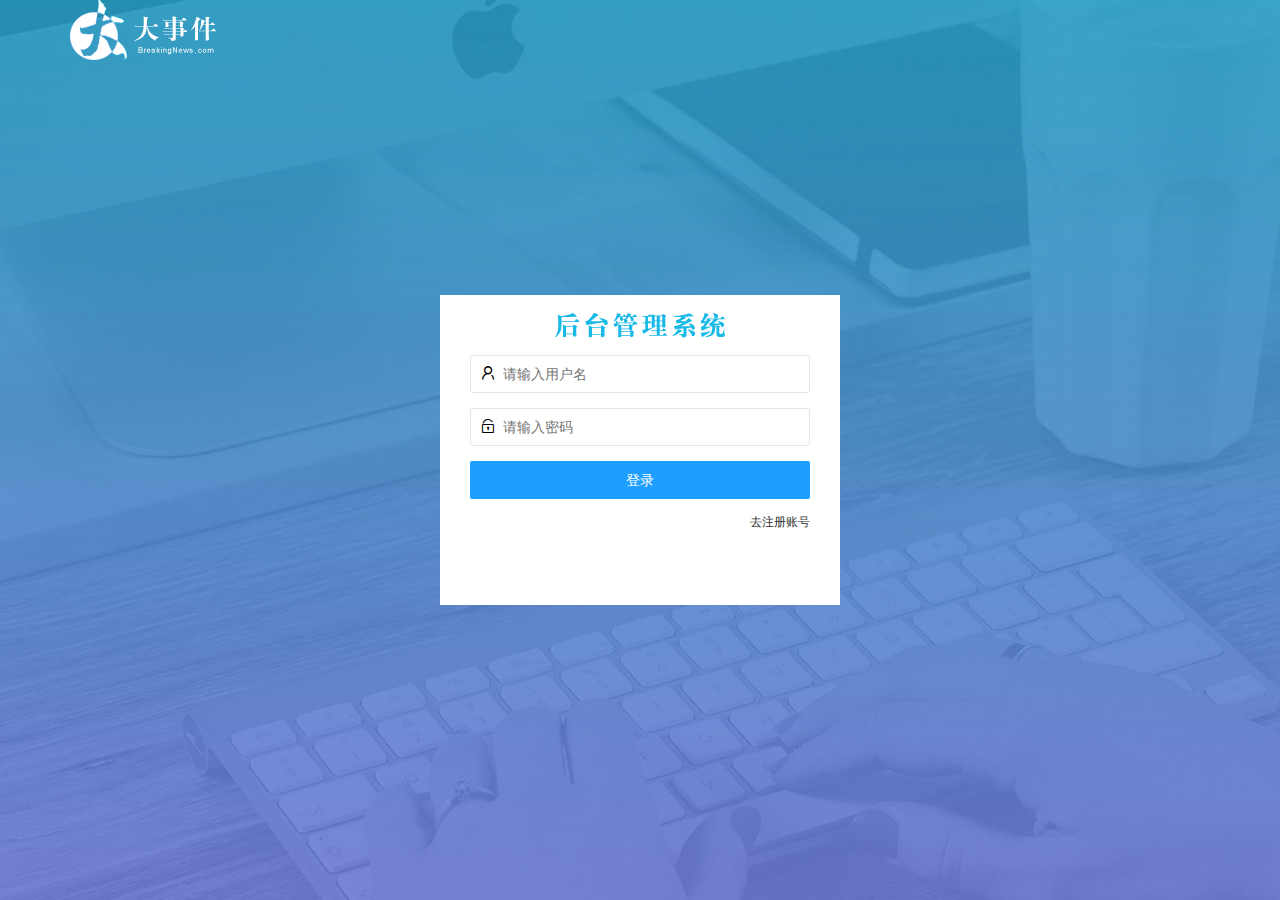
<file: login.html>
<!DOCTYPE html>
<html lang="en">

<head>
    <meta charset="UTF-8" />
    <meta http-equiv="X-UA-Compatible" content="IE=edge" />
    <meta name="viewport" content="width=device-width, initial-scale=1.0" />
    <title>大事件-登录</title>
    <!-- 导入 LayUI 样式 -->
    <link rel="stylesheet" href="/assets/lib/layui/css/layui.css" />
    <!-- 导入自定义样式 -->
    <link rel="stylesheet" href="/assets/css/login.css" />
</head>

<body>
    <!-- 头部 logo 区域 -->
    <div class="layui-main">
        <img src="/assets/images/logo.png" alt="" />
    </div>

    <!-- 登录注册区域 -->
    <div class="loginAndRegBox">
        <!-- 登陆标题 -->
        <div class="title-box"></div>
        <!-- 登陆 -->
        <div class="login-box">
            <form class="layui-form" id="form_login">
                <!-- 用户名 -->
                <div class="layui-form-item">
                    <i class="layui-icon layui-icon-username"></i>

                    <input type="text" name="username" required lay-verify="required" placeholder="请输入用户名"
                        autocomplete="off" class="layui-input" />
                </div>

                <!-- 密码 -->
                <div class="layui-form-item">
                    <i class="layui-icon layui-icon-password"></i>
                    <input type="password" name="password" required lay-verify="required|pwd" placeholder="请输入密码"
                        autocomplete="off" class="layui-input" />
                </div>

                <!-- 登录按钮 -->
                <div class="layui-form-item">
                    <!-- 注意：表单提交按钮和普通按钮的区别，就是 lay-submit 属性 -->
                    <button class="layui-btn layui-btn-normal layui-btn-fluid" lay-submit>
                        登录
                    </button>
                </div>
                <div class="layui-form-item link">
                    <a href="javascript:;" id="link_reg">去注册账号</a>
                </div>
            </form>
        </div>
        <!-- 注册 -->
        <!-- 注册 -->
        <div class="reg-box">
            <form class="layui-form" id="form_reg">
                <!-- 用户名 -->
                <div class="layui-form-item">
                    <i class="layui-icon layui-icon-username"></i>
                    <input type="text" name="username" required lay-verify="required" placeholder="请输入用户名"
                        autocomplete="off" class="layui-input" />
                </div>

                <!-- 密码 -->
                <div class="layui-form-item">
                    <i class="layui-icon layui-icon-password"></i>
                    <input type="password" name="password" required lay-verify="required|pwd|repwd" placeholder="请输入密码"
                        autocomplete="off" class="layui-input" />
                </div>

                <!-- 确认密码 -->
                <div class="layui-form-item">
                    <i class="layui-icon layui-icon-password"></i>
                    <input type="password" name="repassword" required lay-verify="required|pwd|repwd" placeholder="再次确认密码"
                        autocomplete="off" class="layui-input" />
                </div>

                <!-- 注册按钮 -->
                <div class="layui-form-item">
                    <!-- 注意：表单提交按钮和普通按钮的区别，就是 lay-submit 属性 -->
                    <button class="layui-btn layui-btn-normal layui-btn-fluid" lay-submit>
                        注册
                    </button>
                </div>
                <div class="layui-form-item link">
                    <a href="javascript:;" id="link_login">去登录</a>
                </div>
            </form>
        </div>
    </div>
</body>
<script src="/assets/lib/layui/layui.all.js"></script>
<script src="/assets/lib/jquery.js"></script>
<script src="/assets/js/baseAPI.js"></script>
<script src="/assets/js/login.js"></script>

</html>
</file>
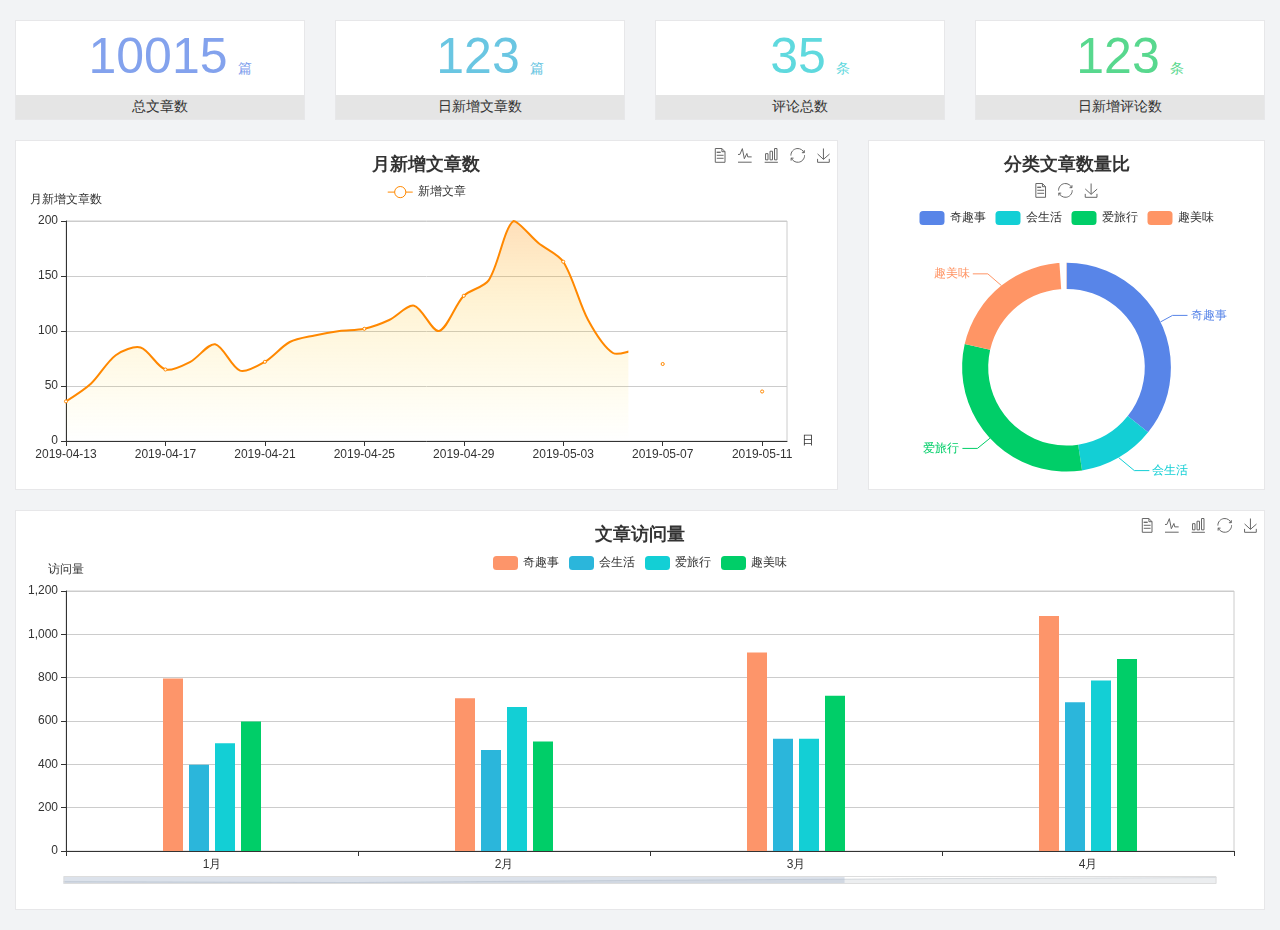
<file: home/dashboard.html>
<!DOCTYPE html>
<html lang="en">

<head>
  <meta charset="UTF-8">
  <meta name="viewport" content="width=device-width, initial-scale=1.0">
  <meta http-equiv="X-UA-Compatible" content="ie=edge">
  <title>图表统计</title>
  <link rel="stylesheet" href="../../assets/lib/bootstrap.css" />
  <link rel="stylesheet" href="../../assets/lib/main.css" />
  <script src="../../assets/lib/jquery.js"></script>
  <script type="text/javascript" src="../../assets/lib/echarts.min.js"></script>
</head>

<body>
  <div class="container-fluid">
    <div class="row spannel_list">
      <div class="col-sm-3 col-xs-6">
        <div class="spannel">
          <em>10015</em><span>篇</span>
          <b>总文章数</b>
        </div>
      </div>
      <div class="col-sm-3 col-xs-6">
        <div class="spannel scolor01">
          <em>123</em><span>篇</span>
          <b>日新增文章数</b>
        </div>
      </div>
      <div class="col-sm-3 col-xs-6">
        <div class="spannel scolor02">
          <em>35</em><span>条</span>
          <b>评论总数</b>
        </div>
      </div>
      <div class="col-sm-3 col-xs-6">
        <div class="spannel scolor03">
          <em>123</em><span>条</span>
          <b>日新增评论数</b>
        </div>
      </div>
    </div>
  </div>

  <div class="container-fluid">
    <div class="row curve-pie">
      <div class="col-lg-8 col-md-8">
        <div class="gragh_pannel" id="curve_show"></div>
      </div>
      <div class="col-lg-4 col-md-4">
        <div class="gragh_pannel" id="pie_show"></div>
      </div>
    </div>
  </div>

  <div class="container-fluid">
    <div class="column_pannel" id="column_show"></div>
  </div>

  <script>
    var oChart = echarts.init(document.getElementById('curve_show'));
    var aList_all = [
      { 'count': 36, 'date': '2019-04-13' },
      { 'count': 52, 'date': '2019-04-14' },
      { 'count': 78, 'date': '2019-04-15' },
      { 'count': 85, 'date': '2019-04-16' },
      { 'count': 65, 'date': '2019-04-17' },
      { 'count': 72, 'date': '2019-04-18' },
      { 'count': 88, 'date': '2019-04-19' },
      { 'count': 64, 'date': '2019-04-20' },
      { 'count': 72, 'date': '2019-04-21' },
      { 'count': 90, 'date': '2019-04-22' },
      { 'count': 96, 'date': '2019-04-23' },
      { 'count': 100, 'date': '2019-04-24' },
      { 'count': 102, 'date': '2019-04-25' },
      { 'count': 110, 'date': '2019-04-26' },
      { 'count': 123, 'date': '2019-04-27' },
      { 'count': 100, 'date': '2019-04-28' },
      { 'count': 132, 'date': '2019-04-29' },
      { 'count': 146, 'date': '2019-04-30' },
      { 'count': 200, 'date': '2019-05-01' },
      { 'count': 180, 'date': '2019-05-02' },
      { 'count': 163, 'date': '2019-05-03' },
      { 'count': 110, 'date': '2019-05-04' },
      { 'count': 80, 'date': '2019-05-05' },
      { 'count': 82, 'date': '2019-05-06' },
      { 'count': 70, 'date': '2019-05-07' },
      { 'count': 65, 'date': '2019-05-08' },
      { 'count': 54, 'date': '2019-05-09' },
      { 'count': 40, 'date': '2019-05-10' },
      { 'count': 45, 'date': '2019-05-11' },
      { 'count': 38, 'date': '2019-05-12' },
    ];

    let aCount = [];
    let aDate = [];

    for (var i = 0; i < aList_all.length; i++) {
      aCount.push(aList_all[i].count);
      aDate.push(aList_all[i].date);
    }

    var chartopt = {
      title: {
        text: '月新增文章数',
        left: 'center',
        top: '10'
      },
      tooltip: {
        trigger: 'axis'
      },
      legend: {
        data: ['新增文章'],
        top: '40'
      },
      toolbox: {
        show: true,
        feature: {
          mark: { show: true },
          dataView: { show: true, readOnly: false },
          magicType: { show: true, type: ['line', 'bar'] },
          restore: { show: true },
          saveAsImage: { show: true }
        }
      },
      calculable: true,
      xAxis: [
        {
          name: '日',
          type: 'category',
          boundaryGap: false,
          data: aDate
        }
      ],
      yAxis: [
        {
          name: '月新增文章数',
          type: 'value'
        }
      ],
      series: [
        {
          name: '新增文章',
          type: 'line',
          smooth: true,
          itemStyle: { normal: { areaStyle: { type: 'default' }, color: '#f80' }, lineStyle: { color: '#f80' } },
          data: aCount
        }],
      areaStyle: {
        normal: {
          color: new echarts.graphic.LinearGradient(0, 0, 0, 1, [{
            offset: 0,
            color: 'rgba(255,136,0,0.39)'
          }, {
            offset: .34,
            color: 'rgba(255,180,0,0.25)'
          }, {
            offset: 1,
            color: 'rgba(255,222,0,0.00)'
          }])

        }
      },
      grid: {
        show: true,
        x: 50,
        x2: 50,
        y: 80,
        height: 220
      }
    };

    oChart.setOption(chartopt);


    var oPie = echarts.init(document.getElementById('pie_show'));
    var oPieopt =
    {
      title: {
        top: 10,
        text: '分类文章数量比',
        x: 'center'
      },
      tooltip: {
        trigger: 'item',
        formatter: "{a} <br/>{b} : {c} ({d}%)"
      },
      color: ['#5885e8', '#13cfd5', '#00ce68', '#ff9565'],
      legend: {
        x: 'center',
        top: 65,
        data: ['奇趣事', '会生活', '爱旅行', '趣美味']
      },
      toolbox: {
        show: true,
        x: 'center',
        top: 35,
        feature: {
          mark: { show: true },
          dataView: { show: true, readOnly: false },
          magicType: {
            show: true,
            type: ['pie', 'funnel'],
            option: {
              funnel: {
                x: '25%',
                width: '50%',
                funnelAlign: 'left',
                max: 1548
              }
            }
          },
          restore: { show: true },
          saveAsImage: { show: true }
        }
      },
      calculable: true,
      series: [
        {
          name: '访问来源',
          type: 'pie',
          radius: ['45%', '60%'],
          center: ['50%', '65%'],
          data: [
            { value: 300, name: '奇趣事' },
            { value: 100, name: '会生活' },
            { value: 260, name: '爱旅行' },
            { value: 180, name: '趣美味' }
          ]
        }
      ]
    };
    oPie.setOption(oPieopt);



    var oColumn = this.echarts.init(document.getElementById('column_show'));
    var oColumnopt =
    {
      title: {
        text: '文章访问量',
        left: 'center',
        top: '10'
      },
      tooltip: {
        trigger: 'axis'
      },
      legend: {
        data: ['奇趣事', '会生活', '爱旅行', '趣美味'],
        top: '40'
      },
      toolbox: {
        show: true,
        feature: {
          mark: { show: true },
          dataView: { show: true, readOnly: false },
          magicType: { show: true, type: ['line', 'bar'] },
          restore: { show: true },
          saveAsImage: { show: true }
        }
      },
      calculable: true,
      xAxis: [
        {
          type: 'category',
          data: ['1月', '2月', '3月', '4月', '5月']
        }
      ],
      yAxis: [
        {
          name: '访问量',
          type: 'value'
        }
      ],
      series: [
        {
          name: '奇趣事',
          type: 'bar',
          barWidth: 20,
          itemStyle: {
            normal: { areaStyle: { type: 'default' }, color: '#fd956a' }
          },
          data: [800, 708, 920, 1090, 1200]
        },
        {
          name: '会生活',
          type: 'bar',
          barWidth: 20,
          itemStyle: {
            normal: { areaStyle: { type: 'default' }, color: '#2bb6db' }
          },
          data: [400, 468, 520, 690, 800]
        },
        {
          name: '爱旅行',
          type: 'bar',
          barWidth: 20,
          itemStyle: {
            normal: { areaStyle: { type: 'default' }, color: '#13cfd5' }
          },
          data: [500, 668, 520, 790, 900]
        },
        {
          name: '趣美味',
          type: 'bar',
          barWidth: 20,
          itemStyle: {
            normal: { areaStyle: { type: 'default' }, color: '#00ce68' }
          },
          data: [600, 508, 720, 890, 1000]
        }
      ],
      grid: {
        show: true,
        x: 50,
        x2: 30,
        y: 80,
        height: 260
      },
      dataZoom: [//给x轴设置滚动条
        {
          start: 0,//默认为0
          end: 100 - 1000 / 31,//默认为100
          type: 'slider',
          show: true,
          xAxisIndex: [0],
          handleSize: 0,//滑动条的 左右2个滑动条的大小
          height: 8,//组件高度
          left: 45, //左边的距离
          right: 50,//右边的距离
          bottom: 26,//右边的距离
          handleColor: '#ddd',//h滑动图标的颜色
          handleStyle: {
            borderColor: "#cacaca",
            borderWidth: "1",
            shadowBlur: 2,
            background: "#ddd",
            shadowColor: "#ddd",
          }
        }]
    };
    oColumn.setOption(oColumnopt);
  </script>
</body>

</html>
</file>
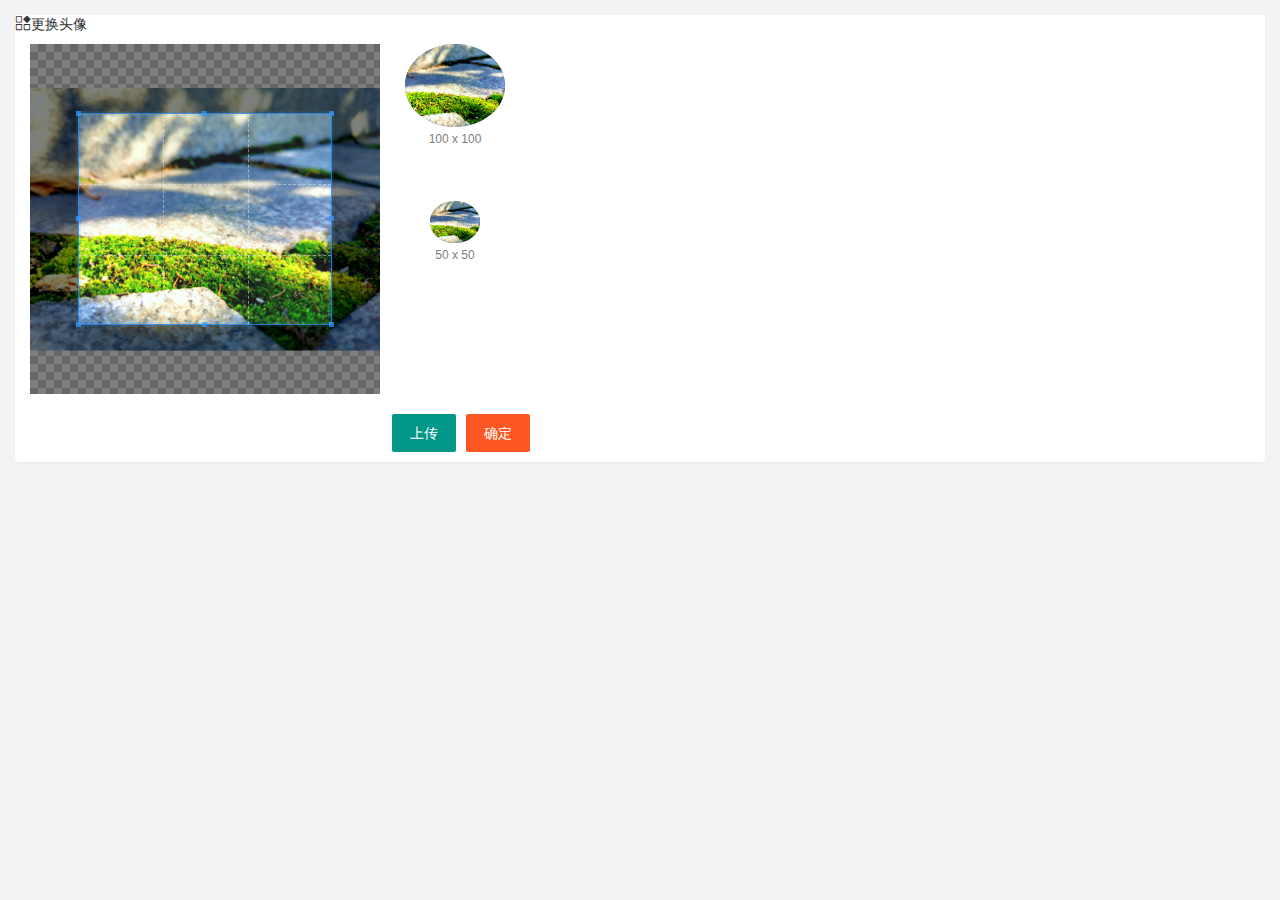
<file: user/user_avatar.html>
<!DOCTYPE html>
<html lang="en">

<head>
    <meta charset="UTF-8" />
    <meta http-equiv="X-UA-Compatible" content="IE=edge" />
    <meta name="viewport" content="width=device-width, initial-scale=1.0" />
    <title>Document</title>
    <link rel="stylesheet" href="/assets/lib/layui/css/layui.css" />
    <link rel="stylesheet" href="/assets/css/user/user_avatar.css" />
    <link rel="stylesheet" href="/assets/lib/cropper/cropper.css" />
</head>

<body>
    <div class="layui-card">
        <a href="/user/user_avatar.html" target="fm"><i class="layui-icon layui-icon-app"></i>更换头像</a>
        <div class="layui-card-body">
            <!-- 第一行的图片裁剪和预览区域 -->
            <div class="row1">
                <!-- 图片裁剪区域 -->
                <div class="cropper-box">
                    <!-- 这个 img 标签很重要，将来会把它初始化为裁剪区域 -->
                    <img id="image" src="/assets/images/01.jpg" />
                </div>
                <!-- 图片的预览区域 -->
                <div class="preview-box">
                    <div>
                        <!-- 宽高为 100px 的预览区域 -->
                        <div class="img-preview w100"></div>
                        <p class="size">100 x 100</p>
                    </div>
                    <div>
                        <!-- 宽高为 50px 的预览区域 -->
                        <div class="img-preview w50"></div>
                        <p class="size">50 x 50</p>
                    </div>
                </div>
            </div>
            <!-- 第二行的按钮区域 -->
            <div class="row2">
                <input type="file" id="file" accept="image/png,image/jpeg" />
                <button type="button" class="layui-btn" id="btnChooseImage">上传</button>
                <button type="button" class="layui-btn layui-btn-danger" id="btnUpload">确定</button>
            </div>
        </div>
    </div>
    <script src="/assets/lib/layui/layui.all.js"></script>
    <script src="/assets/lib/jquery.js"></script>
    <script src="/assets/lib/cropper/Cropper.js"></script>
    <script src="/assets/lib/cropper/jquery-cropper.js"></script>
    <script src="/assets/js/baseAPI.js"></script>
    <script src="/assets/js/user/user_avatar.js"></script>
</body>

</html>
</file>
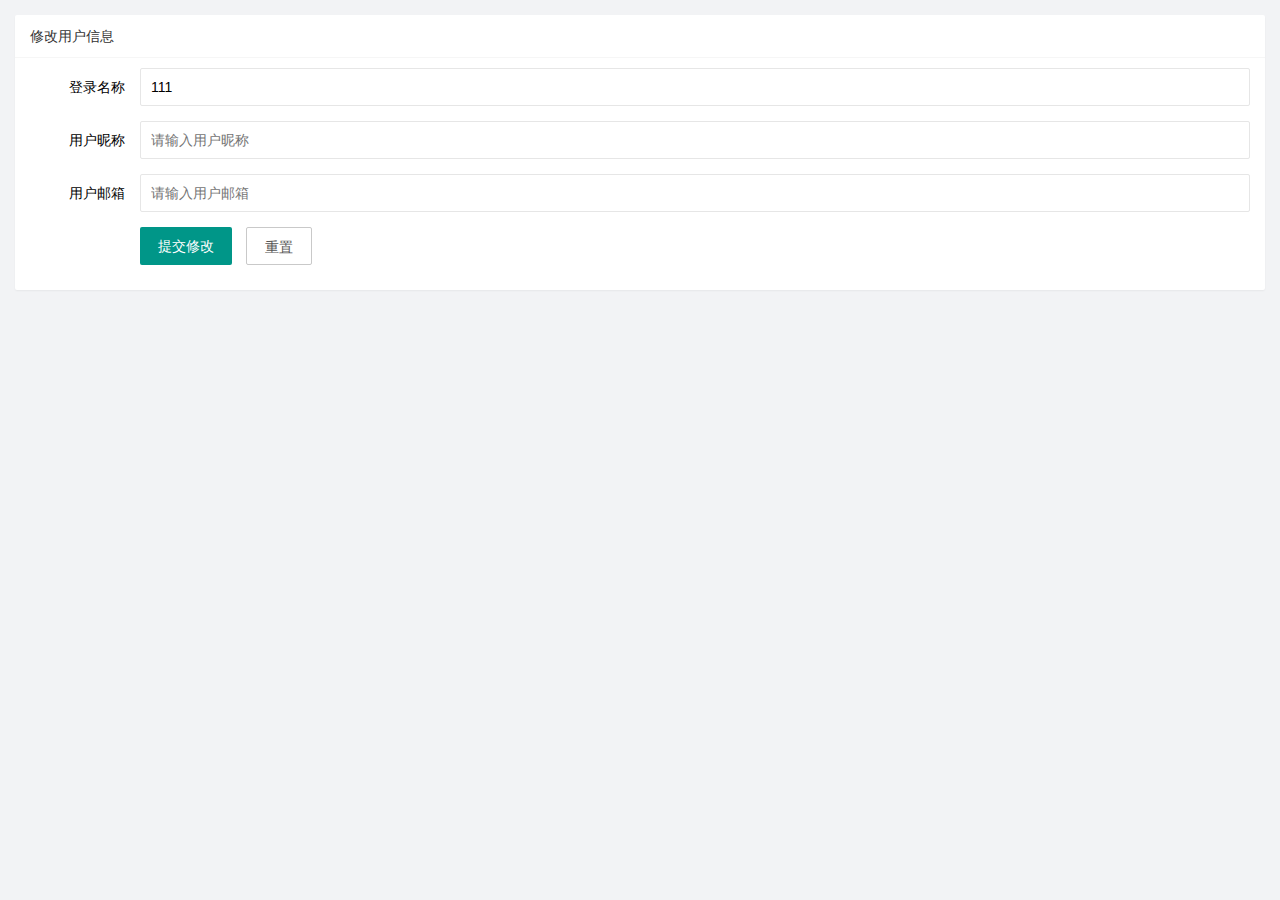
<file: user/user_info.html>
<!DOCTYPE html>
<html lang="en">

<head>
    <meta charset="UTF-8" />
    <meta http-equiv="X-UA-Compatible" content="IE=edge" />
    <meta name="viewport" content="width=device-width, initial-scale=1.0" />
    <title>Document</title>
    <link rel="stylesheet" href="/assets/lib/layui/css/layui.css">
    <link rel="stylesheet" href="/assets/css/user/user_info.css" />
</head>

<body>
    <div class="layui-card">
        <div class="layui-card-header">修改用户信息</div>
        <div class="layui-card-body">
            <!-- form 表单 -->
            <form class="layui-form" action="" lay-filter="formUserInfo">
                <!-- 隐藏域 -->
                <input type="hidden" name="id">
                <!-- 隐藏域 -->
                <div class="layui-form-item">
                    <label class="layui-form-label">登录名称</label>
                    <div class="layui-input-block">
                        <input type="text" name="username" required readonly lay-verify="required" placeholder="请输入登录名称"
                            value="111" autocomplete="off" class="layui-input" />
                    </div>
                </div>
                <div class="layui-form-item">
                    <label class="layui-form-label">用户昵称</label>
                    <div class="layui-input-block">
                        <input type="text" name="nickname" required lay-verify="required|nickname" placeholder="请输入用户昵称"
                            autocomplete="off" class="layui-input" />
                    </div>
                </div>
                <div class="layui-form-item">
                    <label class="layui-form-label">用户邮箱</label>
                    <div class="layui-input-block">
                        <input type="text" name="email" required lay-verify="required|email" placeholder="请输入用户邮箱"
                            autocomplete="off" class="layui-input" />
                    </div>
                </div>
                <div class="layui-form-item">
                    <div class="layui-input-block">
                        <button class="layui-btn" lay-submit lay-filter="formDemo">提交修改</button>
                        <button type="reset" class="layui-btn layui-btn-primary" id="btnReset">重置</button>
                    </div>
                </div>
            </form>
        </div>
    </div>
</body>
<script src="/assets/lib/layui/layui.all.js"></script>
<script src="/assets/lib/jquery.js"></script>
<script src="/assets/js/baseAPI.js"></script>
<script src="/assets/js/user/user_info.js"></script>

</html>
</file>
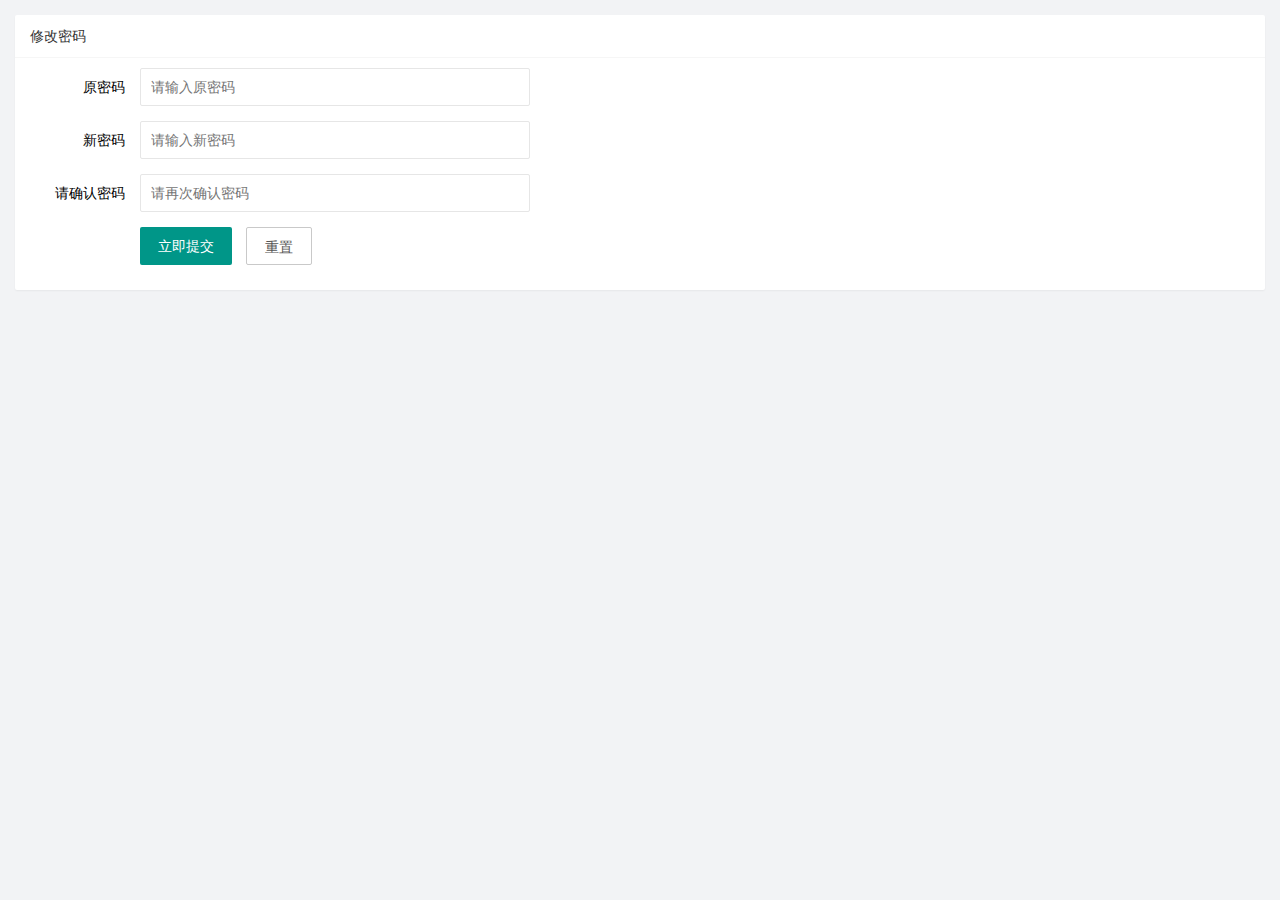
<file: user/user_pwd.html>
<!DOCTYPE html>
<html lang="en">

<head>
    <meta charset="UTF-8" />
    <meta http-equiv="X-UA-Compatible" content="IE=edge" />
    <meta name="viewport" content="width=device-width, initial-scale=1.0" />
    <title>Document</title>
    <link rel="stylesheet" href="/assets/lib/layui/css/layui.css" />
    <link rel="stylesheet" href="/assets/css/user/user_pwd.css" />
</head>

<body>
    <div class="layui-card">
        <div class="layui-card-header">修改密码</div>
        <div class="layui-card-body">
            <form class="layui-form">
                <div class="layui-form-item">
                    <label class="layui-form-label">原密码</label>
                    <div class="layui-input-block">
                        <input type="password" name="oldPwd" required lay-verify="required|pwd" placeholder="请输入原密码"
                            autocomplete="off" class="layui-input" />
                    </div>
                </div>
                <div class="layui-form-item">
                    <label class="layui-form-label">新密码</label>
                    <div class="layui-input-block">
                        <input type="password" name="newPwd" required lay-verify="required|pwd|samePwd"
                            placeholder="请输入新密码" autocomplete="off" class="layui-input" />
                    </div>
                </div>
                <div class="layui-form-item">
                    <label class="layui-form-label">请确认密码</label>
                    <div class="layui-input-block">
                        <input type="password" name="rePwd" required lay-verify="required|pwd|rePwd"
                            placeholder="请再次确认密码" autocomplete="off" class="layui-input" />
                    </div>
                </div>
                <div class="layui-form-item">
                    <div class="layui-input-block">
                        <button class="layui-btn" lay-submit lay-filter="formDemo">
                            立即提交
                        </button>
                        <button type="reset" class="layui-btn layui-btn-primary">
                            重置
                        </button>
                    </div>
                </div>
            </form>
        </div>
    </div>
</body>
<script src="/assets/lib/layui/layui.all.js"></script>
<script src="/assets/lib/jquery.js"></script>
<script src="/assets/js/baseAPI.js"></script>
<script src="/assets/js/user/user_pwd.js"></script>

</html>
</file>
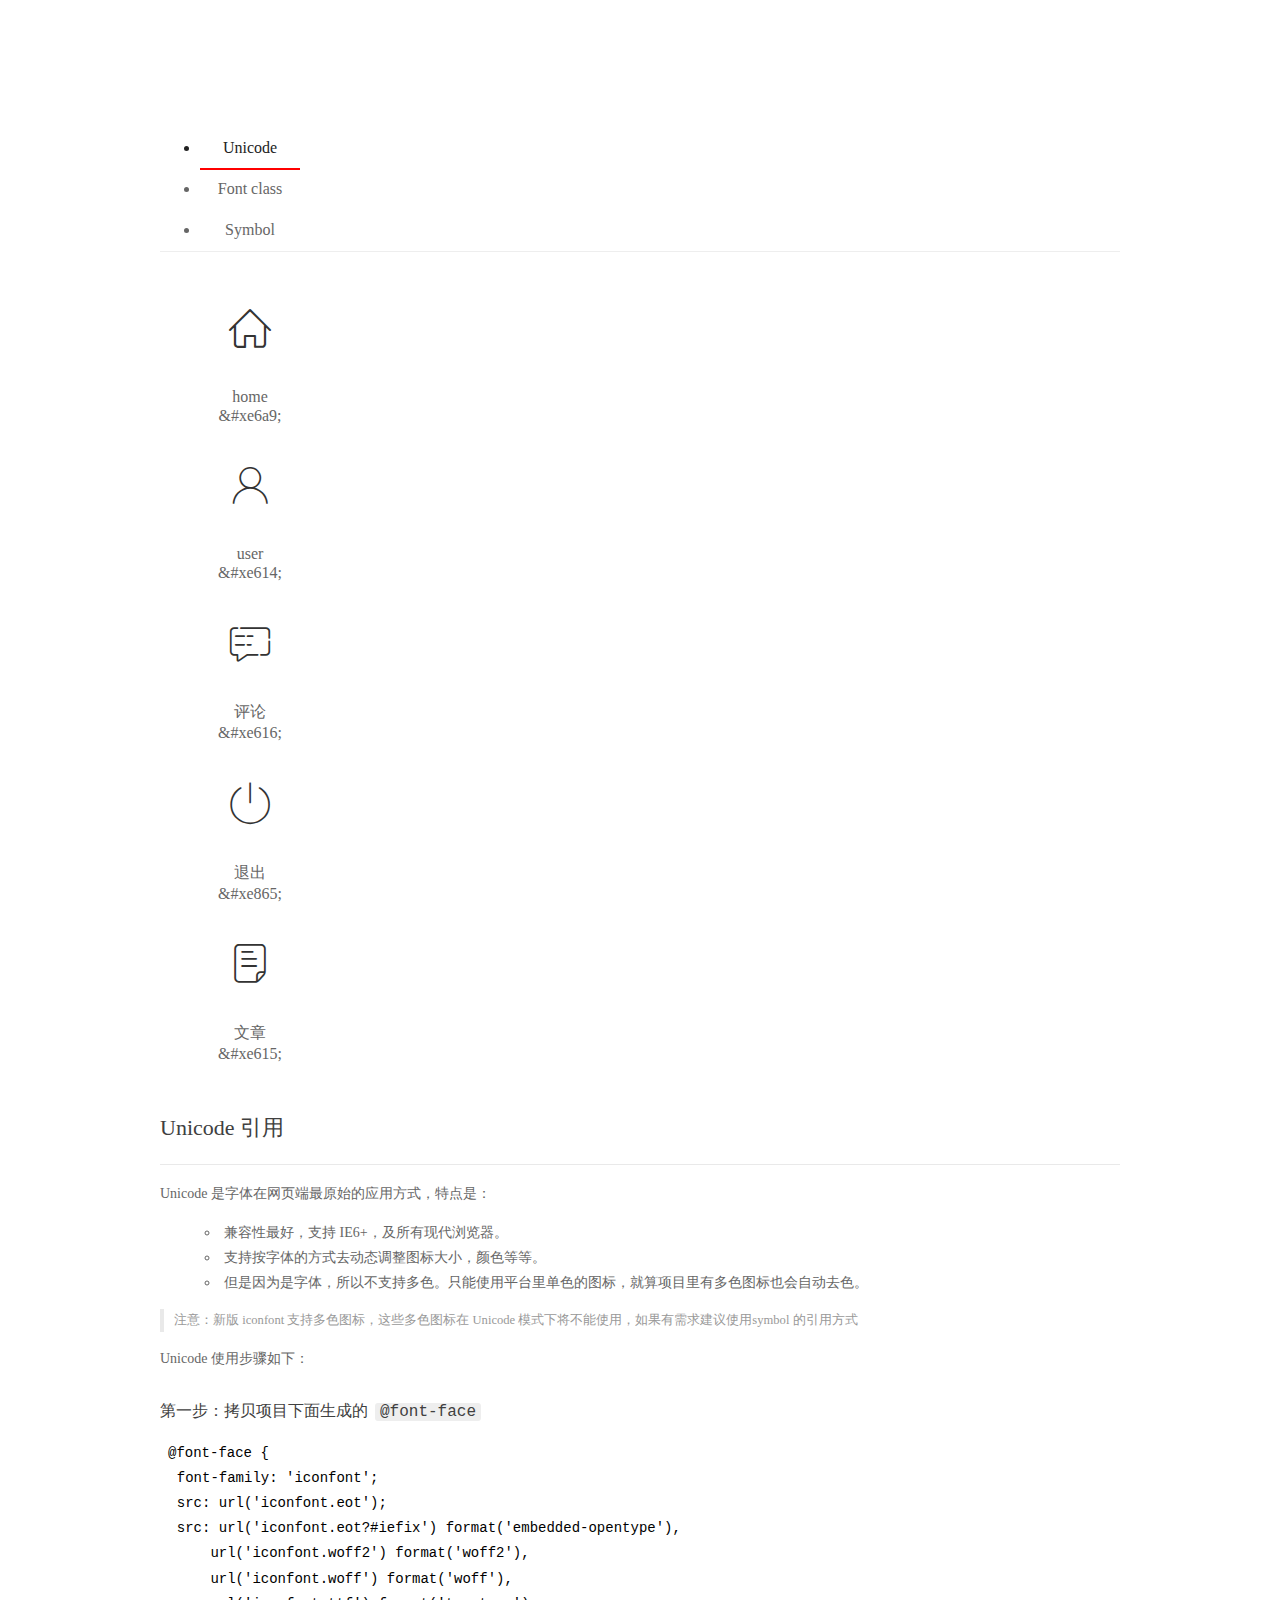
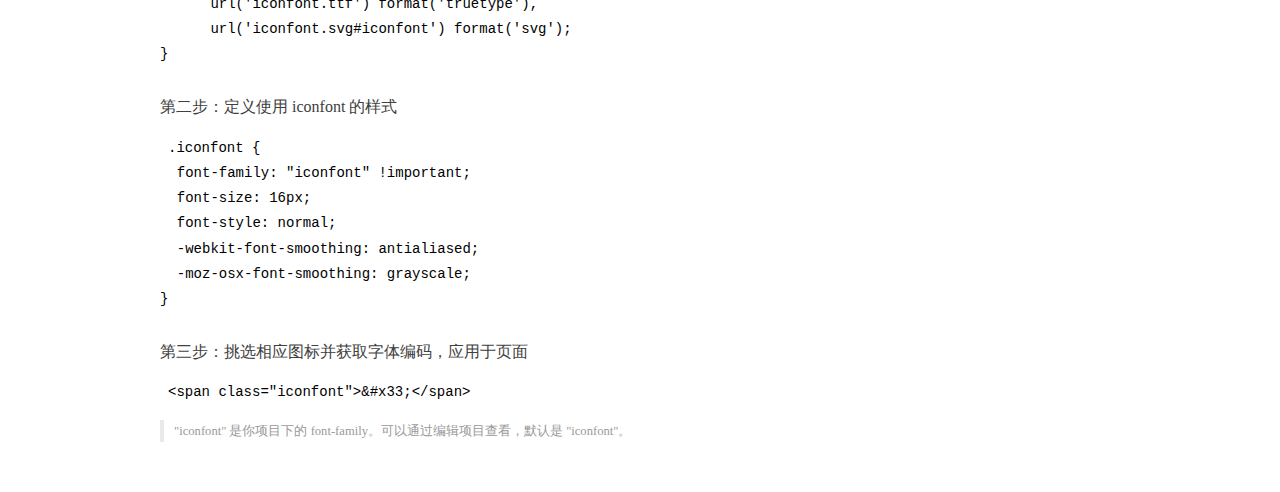
<file: assets/fonts/demo_index.html>
<!DOCTYPE html>
<html>
<head>
  <meta charset="utf-8"/>
  <title>IconFont Demo</title>
  <link rel="shortcut icon" href="https://gtms04.alicdn.com/tps/i4/TB1_oz6GVXXXXaFXpXXJDFnIXXX-64-64.ico" type="image/x-icon"/>
  <link rel="stylesheet" href="https://g.alicdn.com/thx/cube/1.3.2/cube.min.css">
  <link rel="stylesheet" href="demo.css">
  <link rel="stylesheet" href="iconfont.css">
  <script src="iconfont.js"></script>
  <!-- jQuery -->
  <script src="https://a1.alicdn.com/oss/uploads/2018/12/26/7bfddb60-08e8-11e9-9b04-53e73bb6408b.js"></script>
  <!-- 代码高亮 -->
  <script src="https://a1.alicdn.com/oss/uploads/2018/12/26/a3f714d0-08e6-11e9-8a15-ebf944d7534c.js"></script>
</head>
<body>
  <div class="main">
    <h1 class="logo"><a href="https://www.iconfont.cn/" title="iconfont 首页" target="_blank">&#xe86b;</a></h1>
    <div class="nav-tabs">
      <ul id="tabs" class="dib-box">
        <li class="dib active"><span>Unicode</span></li>
        <li class="dib"><span>Font class</span></li>
        <li class="dib"><span>Symbol</span></li>
      </ul>
      
    </div>
    <div class="tab-container">
      <div class="content unicode" style="display: block;">
          <ul class="icon_lists dib-box">
          
            <li class="dib">
              <span class="icon iconfont">&#xe6a9;</span>
                <div class="name">home</div>
                <div class="code-name">&amp;#xe6a9;</div>
              </li>
          
            <li class="dib">
              <span class="icon iconfont">&#xe614;</span>
                <div class="name">user</div>
                <div class="code-name">&amp;#xe614;</div>
              </li>
          
            <li class="dib">
              <span class="icon iconfont">&#xe616;</span>
                <div class="name">评论</div>
                <div class="code-name">&amp;#xe616;</div>
              </li>
          
            <li class="dib">
              <span class="icon iconfont">&#xe865;</span>
                <div class="name">退出</div>
                <div class="code-name">&amp;#xe865;</div>
              </li>
          
            <li class="dib">
              <span class="icon iconfont">&#xe615;</span>
                <div class="name">文章</div>
                <div class="code-name">&amp;#xe615;</div>
              </li>
          
          </ul>
          <div class="article markdown">
          <h2 id="unicode-">Unicode 引用</h2>
          <hr>

          <p>Unicode 是字体在网页端最原始的应用方式，特点是：</p>
          <ul>
            <li>兼容性最好，支持 IE6+，及所有现代浏览器。</li>
            <li>支持按字体的方式去动态调整图标大小，颜色等等。</li>
            <li>但是因为是字体，所以不支持多色。只能使用平台里单色的图标，就算项目里有多色图标也会自动去色。</li>
          </ul>
          <blockquote>
            <p>注意：新版 iconfont 支持多色图标，这些多色图标在 Unicode 模式下将不能使用，如果有需求建议使用symbol 的引用方式</p>
          </blockquote>
          <p>Unicode 使用步骤如下：</p>
          <h3 id="-font-face">第一步：拷贝项目下面生成的 <code>@font-face</code></h3>
<pre><code class="language-css"
>@font-face {
  font-family: 'iconfont';
  src: url('iconfont.eot');
  src: url('iconfont.eot?#iefix') format('embedded-opentype'),
      url('iconfont.woff2') format('woff2'),
      url('iconfont.woff') format('woff'),
      url('iconfont.ttf') format('truetype'),
      url('iconfont.svg#iconfont') format('svg');
}
</code></pre>
          <h3 id="-iconfont-">第二步：定义使用 iconfont 的样式</h3>
<pre><code class="language-css"
>.iconfont {
  font-family: "iconfont" !important;
  font-size: 16px;
  font-style: normal;
  -webkit-font-smoothing: antialiased;
  -moz-osx-font-smoothing: grayscale;
}
</code></pre>
          <h3 id="-">第三步：挑选相应图标并获取字体编码，应用于页面</h3>
<pre>
<code class="language-html"
>&lt;span class="iconfont"&gt;&amp;#x33;&lt;/span&gt;
</code></pre>
          <blockquote>
            <p>"iconfont" 是你项目下的 font-family。可以通过编辑项目查看，默认是 "iconfont"。</p>
          </blockquote>
          </div>
      </div>
      <div class="content font-class">
        <ul class="icon_lists dib-box">
          
          <li class="dib">
            <span class="icon iconfont icon-home"></span>
            <div class="name">
              home
            </div>
            <div class="code-name">.icon-home
            </div>
          </li>
          
          <li class="dib">
            <span class="icon iconfont icon-user"></span>
            <div class="name">
              user
            </div>
            <div class="code-name">.icon-user
            </div>
          </li>
          
          <li class="dib">
            <span class="icon iconfont icon-pinglun"></span>
            <div class="name">
              评论
            </div>
            <div class="code-name">.icon-pinglun
            </div>
          </li>
          
          <li class="dib">
            <span class="icon iconfont icon-tuichu"></span>
            <div class="name">
              退出
            </div>
            <div class="code-name">.icon-tuichu
            </div>
          </li>
          
          <li class="dib">
            <span class="icon iconfont icon-16"></span>
            <div class="name">
              文章
            </div>
            <div class="code-name">.icon-16
            </div>
          </li>
          
        </ul>
        <div class="article markdown">
        <h2 id="font-class-">font-class 引用</h2>
        <hr>

        <p>font-class 是 Unicode 使用方式的一种变种，主要是解决 Unicode 书写不直观，语意不明确的问题。</p>
        <p>与 Unicode 使用方式相比，具有如下特点：</p>
        <ul>
          <li>兼容性良好，支持 IE8+，及所有现代浏览器。</li>
          <li>相比于 Unicode 语意明确，书写更直观。可以很容易分辨这个 icon 是什么。</li>
          <li>因为使用 class 来定义图标，所以当要替换图标时，只需要修改 class 里面的 Unicode 引用。</li>
          <li>不过因为本质上还是使用的字体，所以多色图标还是不支持的。</li>
        </ul>
        <p>使用步骤如下：</p>
        <h3 id="-fontclass-">第一步：引入项目下面生成的 fontclass 代码：</h3>
<pre><code class="language-html">&lt;link rel="stylesheet" href="./iconfont.css"&gt;
</code></pre>
        <h3 id="-">第二步：挑选相应图标并获取类名，应用于页面：</h3>
<pre><code class="language-html">&lt;span class="iconfont icon-xxx"&gt;&lt;/span&gt;
</code></pre>
        <blockquote>
          <p>"
            iconfont" 是你项目下的 font-family。可以通过编辑项目查看，默认是 "iconfont"。</p>
        </blockquote>
      </div>
      </div>
      <div class="content symbol">
          <ul class="icon_lists dib-box">
          
            <li class="dib">
                <svg class="icon svg-icon" aria-hidden="true">
                  <use xlink:href="#icon-home"></use>
                </svg>
                <div class="name">home</div>
                <div class="code-name">#icon-home</div>
            </li>
          
            <li class="dib">
                <svg class="icon svg-icon" aria-hidden="true">
                  <use xlink:href="#icon-user"></use>
                </svg>
                <div class="name">user</div>
                <div class="code-name">#icon-user</div>
            </li>
          
            <li class="dib">
                <svg class="icon svg-icon" aria-hidden="true">
                  <use xlink:href="#icon-pinglun"></use>
                </svg>
                <div class="name">评论</div>
                <div class="code-name">#icon-pinglun</div>
            </li>
          
            <li class="dib">
                <svg class="icon svg-icon" aria-hidden="true">
                  <use xlink:href="#icon-tuichu"></use>
                </svg>
                <div class="name">退出</div>
                <div class="code-name">#icon-tuichu</div>
            </li>
          
            <li class="dib">
                <svg class="icon svg-icon" aria-hidden="true">
                  <use xlink:href="#icon-16"></use>
                </svg>
                <div class="name">文章</div>
                <div class="code-name">#icon-16</div>
            </li>
          
          </ul>
          <div class="article markdown">
          <h2 id="symbol-">Symbol 引用</h2>
          <hr>

          <p>这是一种全新的使用方式，应该说这才是未来的主流，也是平台目前推荐的用法。相关介绍可以参考这篇<a href="">文章</a>
            这种用法其实是做了一个 SVG 的集合，与另外两种相比具有如下特点：</p>
          <ul>
            <li>支持多色图标了，不再受单色限制。</li>
            <li>通过一些技巧，支持像字体那样，通过 <code>font-size</code>, <code>color</code> 来调整样式。</li>
            <li>兼容性较差，支持 IE9+，及现代浏览器。</li>
            <li>浏览器渲染 SVG 的性能一般，还不如 png。</li>
          </ul>
          <p>使用步骤如下：</p>
          <h3 id="-symbol-">第一步：引入项目下面生成的 symbol 代码：</h3>
<pre><code class="language-html">&lt;script src="./iconfont.js"&gt;&lt;/script&gt;
</code></pre>
          <h3 id="-css-">第二步：加入通用 CSS 代码（引入一次就行）：</h3>
<pre><code class="language-html">&lt;style&gt;
.icon {
  width: 1em;
  height: 1em;
  vertical-align: -0.15em;
  fill: currentColor;
  overflow: hidden;
}
&lt;/style&gt;
</code></pre>
          <h3 id="-">第三步：挑选相应图标并获取类名，应用于页面：</h3>
<pre><code class="language-html">&lt;svg class="icon" aria-hidden="true"&gt;
  &lt;use xlink:href="#icon-xxx"&gt;&lt;/use&gt;
&lt;/svg&gt;
</code></pre>
          </div>
      </div>

    </div>
  </div>
  <script>
  $(document).ready(function () {
      $('.tab-container .content:first').show()

      $('#tabs li').click(function (e) {
        var tabContent = $('.tab-container .content')
        var index = $(this).index()

        if ($(this).hasClass('active')) {
          return
        } else {
          $('#tabs li').removeClass('active')
          $(this).addClass('active')

          tabContent.hide().eq(index).fadeIn()
        }
      })
    })
  </script>
</body>
</html>
</file>
<file: assets/lib/layui/css/layui.css>
/** layui-v2.5.5 MIT License By https://www.layui.com */
 .layui-inline,img{display:inline-block;vertical-align:middle}h1,h2,h3,h4,h5,h6{font-weight:400}.layui-edge,.layui-header,.layui-inline,.layui-main{position:relative}.layui-body,.layui-edge,.layui-elip{overflow:hidden}.layui-btn,.layui-edge,.layui-inline,img{vertical-align:middle}.layui-btn,.layui-disabled,.layui-icon,.layui-unselect{-moz-user-select:none;-webkit-user-select:none;-ms-user-select:none}.layui-elip,.layui-form-checkbox span,.layui-form-pane .layui-form-label{text-overflow:ellipsis;white-space:nowrap}.layui-breadcrumb,.layui-tree-btnGroup{visibility:hidden}blockquote,body,button,dd,div,dl,dt,form,h1,h2,h3,h4,h5,h6,input,li,ol,p,pre,td,textarea,th,ul{margin:0;padding:0;-webkit-tap-highlight-color:rgba(0,0,0,0)}a:active,a:hover{outline:0}img{border:none}li{list-style:none}table{border-collapse:collapse;border-spacing:0}h4,h5,h6{font-size:100%}button,input,optgroup,option,select,textarea{font-family:inherit;font-size:inherit;font-style:inherit;font-weight:inherit;outline:0}pre{white-space:pre-wrap;white-space:-moz-pre-wrap;white-space:-pre-wrap;white-space:-o-pre-wrap;word-wrap:break-word}body{line-height:24px;font:14px Helvetica Neue,Helvetica,PingFang SC,Tahoma,Arial,sans-serif}hr{height:1px;margin:10px 0;border:0;clear:both}a{color:#333;text-decoration:none}a:hover{color:#777}a cite{font-style:normal;*cursor:pointer}.layui-border-box,.layui-border-box *{box-sizing:border-box}.layui-box,.layui-box *{box-sizing:content-box}.layui-clear{clear:both;*zoom:1}.layui-clear:after{content:'\20';clear:both;*zoom:1;display:block;height:0}.layui-inline{*display:inline;*zoom:1}.layui-edge{display:inline-block;width:0;height:0;border-width:6px;border-style:dashed;border-color:transparent}.layui-edge-top{top:-4px;border-bottom-color:#999;border-bottom-style:solid}.layui-edge-right{border-left-color:#999;border-left-style:solid}.layui-edge-bottom{top:2px;border-top-color:#999;border-top-style:solid}.layui-edge-left{border-right-color:#999;border-right-style:solid}.layui-disabled,.layui-disabled:hover{color:#d2d2d2!important;cursor:not-allowed!important}.layui-circle{border-radius:100%}.layui-show{display:block!important}.layui-hide{display:none!important}@font-face{font-family:layui-icon;src:url(../font/iconfont.eot?v=250);src:url(../font/iconfont.eot?v=250#iefix) format('embedded-opentype'),url(../font/iconfont.woff2?v=250) format('woff2'),url(../font/iconfont.woff?v=250) format('woff'),url(../font/iconfont.ttf?v=250) format('truetype'),url(../font/iconfont.svg?v=250#layui-icon) format('svg')}.layui-icon{font-family:layui-icon!important;font-size:16px;font-style:normal;-webkit-font-smoothing:antialiased;-moz-osx-font-smoothing:grayscale}.layui-icon-reply-fill:before{content:"\e611"}.layui-icon-set-fill:before{content:"\e614"}.layui-icon-menu-fill:before{content:"\e60f"}.layui-icon-search:before{content:"\e615"}.layui-icon-share:before{content:"\e641"}.layui-icon-set-sm:before{content:"\e620"}.layui-icon-engine:before{content:"\e628"}.layui-icon-close:before{content:"\1006"}.layui-icon-close-fill:before{content:"\1007"}.layui-icon-chart-screen:before{content:"\e629"}.layui-icon-star:before{content:"\e600"}.layui-icon-circle-dot:before{content:"\e617"}.layui-icon-chat:before{content:"\e606"}.layui-icon-release:before{content:"\e609"}.layui-icon-list:before{content:"\e60a"}.layui-icon-chart:before{content:"\e62c"}.layui-icon-ok-circle:before{content:"\1005"}.layui-icon-layim-theme:before{content:"\e61b"}.layui-icon-table:before{content:"\e62d"}.layui-icon-right:before{content:"\e602"}.layui-icon-left:before{content:"\e603"}.layui-icon-cart-simple:before{content:"\e698"}.layui-icon-face-cry:before{content:"\e69c"}.layui-icon-face-smile:before{content:"\e6af"}.layui-icon-survey:before{content:"\e6b2"}.layui-icon-tree:before{content:"\e62e"}.layui-icon-upload-circle:before{content:"\e62f"}.layui-icon-add-circle:before{content:"\e61f"}.layui-icon-download-circle:before{content:"\e601"}.layui-icon-templeate-1:before{content:"\e630"}.layui-icon-util:before{content:"\e631"}.layui-icon-face-surprised:before{content:"\e664"}.layui-icon-edit:before{content:"\e642"}.layui-icon-speaker:before{content:"\e645"}.layui-icon-down:before{content:"\e61a"}.layui-icon-file:before{content:"\e621"}.layui-icon-layouts:before{content:"\e632"}.layui-icon-rate-half:before{content:"\e6c9"}.layui-icon-add-circle-fine:before{content:"\e608"}.layui-icon-prev-circle:before{content:"\e633"}.layui-icon-read:before{content:"\e705"}.layui-icon-404:before{content:"\e61c"}.layui-icon-carousel:before{content:"\e634"}.layui-icon-help:before{content:"\e607"}.layui-icon-code-circle:before{content:"\e635"}.layui-icon-water:before{content:"\e636"}.layui-icon-username:before{content:"\e66f"}.layui-icon-find-fill:before{content:"\e670"}.layui-icon-about:before{content:"\e60b"}.layui-icon-location:before{content:"\e715"}.layui-icon-up:before{content:"\e619"}.layui-icon-pause:before{content:"\e651"}.layui-icon-date:before{content:"\e637"}.layui-icon-layim-uploadfile:before{content:"\e61d"}.layui-icon-delete:before{content:"\e640"}.layui-icon-play:before{content:"\e652"}.layui-icon-top:before{content:"\e604"}.layui-icon-friends:before{content:"\e612"}.layui-icon-refresh-3:before{content:"\e9aa"}.layui-icon-ok:before{content:"\e605"}.layui-icon-layer:before{content:"\e638"}.layui-icon-face-smile-fine:before{content:"\e60c"}.layui-icon-dollar:before{content:"\e659"}.layui-icon-group:before{content:"\e613"}.layui-icon-layim-download:before{content:"\e61e"}.layui-icon-picture-fine:before{content:"\e60d"}.layui-icon-link:before{content:"\e64c"}.layui-icon-diamond:before{content:"\e735"}.layui-icon-log:before{content:"\e60e"}.layui-icon-rate-solid:before{content:"\e67a"}.layui-icon-fonts-del:before{content:"\e64f"}.layui-icon-unlink:before{content:"\e64d"}.layui-icon-fonts-clear:before{content:"\e639"}.layui-icon-triangle-r:before{content:"\e623"}.layui-icon-circle:before{content:"\e63f"}.layui-icon-radio:before{content:"\e643"}.layui-icon-align-center:before{content:"\e647"}.layui-icon-align-right:before{content:"\e648"}.layui-icon-align-left:before{content:"\e649"}.layui-icon-loading-1:before{content:"\e63e"}.layui-icon-return:before{content:"\e65c"}.layui-icon-fonts-strong:before{content:"\e62b"}.layui-icon-upload:before{content:"\e67c"}.layui-icon-dialogue:before{content:"\e63a"}.layui-icon-video:before{content:"\e6ed"}.layui-icon-headset:before{content:"\e6fc"}.layui-icon-cellphone-fine:before{content:"\e63b"}.layui-icon-add-1:before{content:"\e654"}.layui-icon-face-smile-b:before{content:"\e650"}.layui-icon-fonts-html:before{content:"\e64b"}.layui-icon-form:before{content:"\e63c"}.layui-icon-cart:before{content:"\e657"}.layui-icon-camera-fill:before{content:"\e65d"}.layui-icon-tabs:before{content:"\e62a"}.layui-icon-fonts-code:before{content:"\e64e"}.layui-icon-fire:before{content:"\e756"}.layui-icon-set:before{content:"\e716"}.layui-icon-fonts-u:before{content:"\e646"}.layui-icon-triangle-d:before{content:"\e625"}.layui-icon-tips:before{content:"\e702"}.layui-icon-picture:before{content:"\e64a"}.layui-icon-more-vertical:before{content:"\e671"}.layui-icon-flag:before{content:"\e66c"}.layui-icon-loading:before{content:"\e63d"}.layui-icon-fonts-i:before{content:"\e644"}.layui-icon-refresh-1:before{content:"\e666"}.layui-icon-rmb:before{content:"\e65e"}.layui-icon-home:before{content:"\e68e"}.layui-icon-user:before{content:"\e770"}.layui-icon-notice:before{content:"\e667"}.layui-icon-login-weibo:before{content:"\e675"}.layui-icon-voice:before{content:"\e688"}.layui-icon-upload-drag:before{content:"\e681"}.layui-icon-login-qq:before{content:"\e676"}.layui-icon-snowflake:before{content:"\e6b1"}.layui-icon-file-b:before{content:"\e655"}.layui-icon-template:before{content:"\e663"}.layui-icon-auz:before{content:"\e672"}.layui-icon-console:before{content:"\e665"}.layui-icon-app:before{content:"\e653"}.layui-icon-prev:before{content:"\e65a"}.layui-icon-website:before{content:"\e7ae"}.layui-icon-next:before{content:"\e65b"}.layui-icon-component:before{content:"\e857"}.layui-icon-more:before{content:"\e65f"}.layui-icon-login-wechat:before{content:"\e677"}.layui-icon-shrink-right:before{content:"\e668"}.layui-icon-spread-left:before{content:"\e66b"}.layui-icon-camera:before{content:"\e660"}.layui-icon-note:before{content:"\e66e"}.layui-icon-refresh:before{content:"\e669"}.layui-icon-female:before{content:"\e661"}.layui-icon-male:before{content:"\e662"}.layui-icon-password:before{content:"\e673"}.layui-icon-senior:before{content:"\e674"}.layui-icon-theme:before{content:"\e66a"}.layui-icon-tread:before{content:"\e6c5"}.layui-icon-praise:before{content:"\e6c6"}.layui-icon-star-fill:before{content:"\e658"}.layui-icon-rate:before{content:"\e67b"}.layui-icon-template-1:before{content:"\e656"}.layui-icon-vercode:before{content:"\e679"}.layui-icon-cellphone:before{content:"\e678"}.layui-icon-screen-full:before{content:"\e622"}.layui-icon-screen-restore:before{content:"\e758"}.layui-icon-cols:before{content:"\e610"}.layui-icon-export:before{content:"\e67d"}.layui-icon-print:before{content:"\e66d"}.layui-icon-slider:before{content:"\e714"}.layui-icon-addition:before{content:"\e624"}.layui-icon-subtraction:before{content:"\e67e"}.layui-icon-service:before{content:"\e626"}.layui-icon-transfer:before{content:"\e691"}.layui-main{width:1140px;margin:0 auto}.layui-header{z-index:1000;height:60px}.layui-header a:hover{transition:all .5s;-webkit-transition:all .5s}.layui-side{position:fixed;left:0;top:0;bottom:0;z-index:999;width:200px;overflow-x:hidden}.layui-side-scroll{position:relative;width:220px;height:100%;overflow-x:hidden}.layui-body{position:absolute;left:200px;right:0;top:0;bottom:0;z-index:998;width:auto;overflow-y:auto;box-sizing:border-box}.layui-layout-body{overflow:hidden}.layui-layout-admin .layui-header{background-color:#23262E}.layui-layout-admin .layui-side{top:60px;width:200px;overflow-x:hidden}.layui-layout-admin .layui-body{position:fixed;top:60px;bottom:44px}.layui-layout-admin .layui-main{width:auto;margin:0 15px}.layui-layout-admin .layui-footer{position:fixed;left:200px;right:0;bottom:0;height:44px;line-height:44px;padding:0 15px;background-color:#eee}.layui-layout-admin .layui-logo{position:absolute;left:0;top:0;width:200px;height:100%;line-height:60px;text-align:center;color:#009688;font-size:16px}.layui-layout-admin .layui-header .layui-nav{background:0 0}.layui-layout-left{position:absolute!important;left:200px;top:0}.layui-layout-right{position:absolute!important;right:0;top:0}.layui-container{position:relative;margin:0 auto;padding:0 15px;box-sizing:border-box}.layui-fluid{position:relative;margin:0 auto;padding:0 15px}.layui-row:after,.layui-row:before{content:'';display:block;clear:both}.layui-col-lg1,.layui-col-lg10,.layui-col-lg11,.layui-col-lg12,.layui-col-lg2,.layui-col-lg3,.layui-col-lg4,.layui-col-lg5,.layui-col-lg6,.layui-col-lg7,.layui-col-lg8,.layui-col-lg9,.layui-col-md1,.layui-col-md10,.layui-col-md11,.layui-col-md12,.layui-col-md2,.layui-col-md3,.layui-col-md4,.layui-col-md5,.layui-col-md6,.layui-col-md7,.layui-col-md8,.layui-col-md9,.layui-col-sm1,.layui-col-sm10,.layui-col-sm11,.layui-col-sm12,.layui-col-sm2,.layui-col-sm3,.layui-col-sm4,.layui-col-sm5,.layui-col-sm6,.layui-col-sm7,.layui-col-sm8,.layui-col-sm9,.layui-col-xs1,.layui-col-xs10,.layui-col-xs11,.layui-col-xs12,.layui-col-xs2,.layui-col-xs3,.layui-col-xs4,.layui-col-xs5,.layui-col-xs6,.layui-col-xs7,.layui-col-xs8,.layui-col-xs9{position:relative;display:block;box-sizing:border-box}.layui-col-xs1,.layui-col-xs10,.layui-col-xs11,.layui-col-xs12,.layui-col-xs2,.layui-col-xs3,.layui-col-xs4,.layui-col-xs5,.layui-col-xs6,.layui-col-xs7,.layui-col-xs8,.layui-col-xs9{float:left}.layui-col-xs1{width:8.33333333%}.layui-col-xs2{width:16.66666667%}.layui-col-xs3{width:25%}.layui-col-xs4{width:33.33333333%}.layui-col-xs5{width:41.66666667%}.layui-col-xs6{width:50%}.layui-col-xs7{width:58.33333333%}.layui-col-xs8{width:66.66666667%}.layui-col-xs9{width:75%}.layui-col-xs10{width:83.33333333%}.layui-col-xs11{width:91.66666667%}.layui-col-xs12{width:100%}.layui-col-xs-offset1{margin-left:8.33333333%}.layui-col-xs-offset2{margin-left:16.66666667%}.layui-col-xs-offset3{margin-left:25%}.layui-col-xs-offset4{margin-left:33.33333333%}.layui-col-xs-offset5{margin-left:41.66666667%}.layui-col-xs-offset6{margin-left:50%}.layui-col-xs-offset7{margin-left:58.33333333%}.layui-col-xs-offset8{margin-left:66.66666667%}.layui-col-xs-offset9{margin-left:75%}.layui-col-xs-offset10{margin-left:83.33333333%}.layui-col-xs-offset11{margin-left:91.66666667%}.layui-col-xs-offset12{margin-left:100%}@media screen and (max-width:768px){.layui-hide-xs{display:none!important}.layui-show-xs-block{display:block!important}.layui-show-xs-inline{display:inline!important}.layui-show-xs-inline-block{display:inline-block!important}}@media screen and (min-width:768px){.layui-container{width:750px}.layui-hide-sm{display:none!important}.layui-show-sm-block{display:block!important}.layui-show-sm-inline{display:inline!important}.layui-show-sm-inline-block{display:inline-block!important}.layui-col-sm1,.layui-col-sm10,.layui-col-sm11,.layui-col-sm12,.layui-col-sm2,.layui-col-sm3,.layui-col-sm4,.layui-col-sm5,.layui-col-sm6,.layui-col-sm7,.layui-col-sm8,.layui-col-sm9{float:left}.layui-col-sm1{width:8.33333333%}.layui-col-sm2{width:16.66666667%}.layui-col-sm3{width:25%}.layui-col-sm4{width:33.33333333%}.layui-col-sm5{width:41.66666667%}.layui-col-sm6{width:50%}.layui-col-sm7{width:58.33333333%}.layui-col-sm8{width:66.66666667%}.layui-col-sm9{width:75%}.layui-col-sm10{width:83.33333333%}.layui-col-sm11{width:91.66666667%}.layui-col-sm12{width:100%}.layui-col-sm-offset1{margin-left:8.33333333%}.layui-col-sm-offset2{margin-left:16.66666667%}.layui-col-sm-offset3{margin-left:25%}.layui-col-sm-offset4{margin-left:33.33333333%}.layui-col-sm-offset5{margin-left:41.66666667%}.layui-col-sm-offset6{margin-left:50%}.layui-col-sm-offset7{margin-left:58.33333333%}.layui-col-sm-offset8{margin-left:66.66666667%}.layui-col-sm-offset9{margin-left:75%}.layui-col-sm-offset10{margin-left:83.33333333%}.layui-col-sm-offset11{margin-left:91.66666667%}.layui-col-sm-offset12{margin-left:100%}}@media screen and (min-width:992px){.layui-container{width:970px}.layui-hide-md{display:none!important}.layui-show-md-block{display:block!important}.layui-show-md-inline{display:inline!important}.layui-show-md-inline-block{display:inline-block!important}.layui-col-md1,.layui-col-md10,.layui-col-md11,.layui-col-md12,.layui-col-md2,.layui-col-md3,.layui-col-md4,.layui-col-md5,.layui-col-md6,.layui-col-md7,.layui-col-md8,.layui-col-md9{float:left}.layui-col-md1{width:8.33333333%}.layui-col-md2{width:16.66666667%}.layui-col-md3{width:25%}.layui-col-md4{width:33.33333333%}.layui-col-md5{width:41.66666667%}.layui-col-md6{width:50%}.layui-col-md7{width:58.33333333%}.layui-col-md8{width:66.66666667%}.layui-col-md9{width:75%}.layui-col-md10{width:83.33333333%}.layui-col-md11{width:91.66666667%}.layui-col-md12{width:100%}.layui-col-md-offset1{margin-left:8.33333333%}.layui-col-md-offset2{margin-left:16.66666667%}.layui-col-md-offset3{margin-left:25%}.layui-col-md-offset4{margin-left:33.33333333%}.layui-col-md-offset5{margin-left:41.66666667%}.layui-col-md-offset6{margin-left:50%}.layui-col-md-offset7{margin-left:58.33333333%}.layui-col-md-offset8{margin-left:66.66666667%}.layui-col-md-offset9{margin-left:75%}.layui-col-md-offset10{margin-left:83.33333333%}.layui-col-md-offset11{margin-left:91.66666667%}.layui-col-md-offset12{margin-left:100%}}@media screen and (min-width:1200px){.layui-container{width:1170px}.layui-hide-lg{display:none!important}.layui-show-lg-block{display:block!important}.layui-show-lg-inline{display:inline!important}.layui-show-lg-inline-block{display:inline-block!important}.layui-col-lg1,.layui-col-lg10,.layui-col-lg11,.layui-col-lg12,.layui-col-lg2,.layui-col-lg3,.layui-col-lg4,.layui-col-lg5,.layui-col-lg6,.layui-col-lg7,.layui-col-lg8,.layui-col-lg9{float:left}.layui-col-lg1{width:8.33333333%}.layui-col-lg2{width:16.66666667%}.layui-col-lg3{width:25%}.layui-col-lg4{width:33.33333333%}.layui-col-lg5{width:41.66666667%}.layui-col-lg6{width:50%}.layui-col-lg7{width:58.33333333%}.layui-col-lg8{width:66.66666667%}.layui-col-lg9{width:75%}.layui-col-lg10{width:83.33333333%}.layui-col-lg11{width:91.66666667%}.layui-col-lg12{width:100%}.layui-col-lg-offset1{margin-left:8.33333333%}.layui-col-lg-offset2{margin-left:16.66666667%}.layui-col-lg-offset3{margin-left:25%}.layui-col-lg-offset4{margin-left:33.33333333%}.layui-col-lg-offset5{margin-left:41.66666667%}.layui-col-lg-offset6{margin-left:50%}.layui-col-lg-offset7{margin-left:58.33333333%}.layui-col-lg-offset8{margin-left:66.66666667%}.layui-col-lg-offset9{margin-left:75%}.layui-col-lg-offset10{margin-left:83.33333333%}.layui-col-lg-offset11{margin-left:91.66666667%}.layui-col-lg-offset12{margin-left:100%}}.layui-col-space1{margin:-.5px}.layui-col-space1>*{padding:.5px}.layui-col-space3{margin:-1.5px}.layui-col-space3>*{padding:1.5px}.layui-col-space5{margin:-2.5px}.layui-col-space5>*{padding:2.5px}.layui-col-space8{margin:-3.5px}.layui-col-space8>*{padding:3.5px}.layui-col-space10{margin:-5px}.layui-col-space10>*{padding:5px}.layui-col-space12{margin:-6px}.layui-col-space12>*{padding:6px}.layui-col-space15{margin:-7.5px}.layui-col-space15>*{padding:7.5px}.layui-col-space18{margin:-9px}.layui-col-space18>*{padding:9px}.layui-col-space20{margin:-10px}.layui-col-space20>*{padding:10px}.layui-col-space22{margin:-11px}.layui-col-space22>*{padding:11px}.layui-col-space25{margin:-12.5px}.layui-col-space25>*{padding:12.5px}.layui-col-space30{margin:-15px}.layui-col-space30>*{padding:15px}.layui-btn,.layui-input,.layui-select,.layui-textarea,.layui-upload-button{outline:0;-webkit-appearance:none;transition:all .3s;-webkit-transition:all .3s;box-sizing:border-box}.layui-elem-quote{margin-bottom:10px;padding:15px;line-height:22px;border-left:5px solid #009688;border-radius:0 2px 2px 0;background-color:#f2f2f2}.layui-quote-nm{border-style:solid;border-width:1px 1px 1px 5px;background:0 0}.layui-elem-field{margin-bottom:10px;padding:0;border-width:1px;border-style:solid}.layui-elem-field legend{margin-left:20px;padding:0 10px;font-size:20px;font-weight:300}.layui-field-title{margin:10px 0 20px;border-width:1px 0 0}.layui-field-box{padding:10px 15px}.layui-field-title .layui-field-box{padding:10px 0}.layui-progress{position:relative;height:6px;border-radius:20px;background-color:#e2e2e2}.layui-progress-bar{position:absolute;left:0;top:0;width:0;max-width:100%;height:6px;border-radius:20px;text-align:right;background-color:#5FB878;transition:all .3s;-webkit-transition:all .3s}.layui-progress-big,.layui-progress-big .layui-progress-bar{height:18px;line-height:18px}.layui-progress-text{position:relative;top:-20px;line-height:18px;font-size:12px;color:#666}.layui-progress-big .layui-progress-text{position:static;padding:0 10px;color:#fff}.layui-collapse{border-width:1px;border-style:solid;border-radius:2px}.layui-colla-content,.layui-colla-item{border-top-width:1px;border-top-style:solid}.layui-colla-item:first-child{border-top:none}.layui-colla-title{position:relative;height:42px;line-height:42px;padding:0 15px 0 35px;color:#333;background-color:#f2f2f2;cursor:pointer;font-size:14px;overflow:hidden}.layui-colla-content{display:none;padding:10px 15px;line-height:22px;color:#666}.layui-colla-icon{position:absolute;left:15px;top:0;font-size:14px}.layui-card{margin-bottom:15px;border-radius:2px;background-color:#fff;box-shadow:0 1px 2px 0 rgba(0,0,0,.05)}.layui-card:last-child{margin-bottom:0}.layui-card-header{position:relative;height:42px;line-height:42px;padding:0 15px;border-bottom:1px solid #f6f6f6;color:#333;border-radius:2px 2px 0 0;font-size:14px}.layui-bg-black,.layui-bg-blue,.layui-bg-cyan,.layui-bg-green,.layui-bg-orange,.layui-bg-red{color:#fff!important}.layui-card-body{position:relative;padding:10px 15px;line-height:24px}.layui-card-body[pad15]{padding:15px}.layui-card-body[pad20]{padding:20px}.layui-card-body .layui-table{margin:5px 0}.layui-card .layui-tab{margin:0}.layui-panel-window{position:relative;padding:15px;border-radius:0;border-top:5px solid #E6E6E6;background-color:#fff}.layui-auxiliar-moving{position:fixed;left:0;right:0;top:0;bottom:0;width:100%;height:100%;background:0 0;z-index:9999999999}.layui-form-label,.layui-form-mid,.layui-form-select,.layui-input-block,.layui-input-inline,.layui-textarea{position:relative}.layui-bg-red{background-color:#FF5722!important}.layui-bg-orange{background-color:#FFB800!important}.layui-bg-green{background-color:#009688!important}.layui-bg-cyan{background-color:#2F4056!important}.layui-bg-blue{background-color:#1E9FFF!important}.layui-bg-black{background-color:#393D49!important}.layui-bg-gray{background-color:#eee!important;color:#666!important}.layui-badge-rim,.layui-colla-content,.layui-colla-item,.layui-collapse,.layui-elem-field,.layui-form-pane .layui-form-item[pane],.layui-form-pane .layui-form-label,.layui-input,.layui-layedit,.layui-layedit-tool,.layui-quote-nm,.layui-select,.layui-tab-bar,.layui-tab-card,.layui-tab-title,.layui-tab-title .layui-this:after,.layui-textarea{border-color:#e6e6e6}.layui-timeline-item:before,hr{background-color:#e6e6e6}.layui-text{line-height:22px;font-size:14px;color:#666}.layui-text h1,.layui-text h2,.layui-text h3{font-weight:500;color:#333}.layui-text h1{font-size:30px}.layui-text h2{font-size:24px}.layui-text h3{font-size:18px}.layui-text a:not(.layui-btn){color:#01AAED}.layui-text a:not(.layui-btn):hover{text-decoration:underline}.layui-text ul{padding:5px 0 5px 15px}.layui-text ul li{margin-top:5px;list-style-type:disc}.layui-text em,.layui-word-aux{color:#999!important;padding:0 5px!important}.layui-btn{display:inline-block;height:38px;line-height:38px;padding:0 18px;background-color:#009688;color:#fff;white-space:nowrap;text-align:center;font-size:14px;border:none;border-radius:2px;cursor:pointer}.layui-btn:hover{opacity:.8;filter:alpha(opacity=80);color:#fff}.layui-btn:active{opacity:1;filter:alpha(opacity=100)}.layui-btn+.layui-btn{margin-left:10px}.layui-btn-container{font-size:0}.layui-btn-container .layui-btn{margin-right:10px;margin-bottom:10px}.layui-btn-container .layui-btn+.layui-btn{margin-left:0}.layui-table .layui-btn-container .layui-btn{margin-bottom:9px}.layui-btn-radius{border-radius:100px}.layui-btn .layui-icon{margin-right:3px;font-size:18px;vertical-align:bottom;vertical-align:middle\9}.layui-btn-primary{border:1px solid #C9C9C9;background-color:#fff;color:#555}.layui-btn-primary:hover{border-color:#009688;color:#333}.layui-btn-normal{background-color:#1E9FFF}.layui-btn-warm{background-color:#FFB800}.layui-btn-danger{background-color:#FF5722}.layui-btn-checked{background-color:#5FB878}.layui-btn-disabled,.layui-btn-disabled:active,.layui-btn-disabled:hover{border:1px solid #e6e6e6;background-color:#FBFBFB;color:#C9C9C9;cursor:not-allowed;opacity:1}.layui-btn-lg{height:44px;line-height:44px;padding:0 25px;font-size:16px}.layui-btn-sm{height:30px;line-height:30px;padding:0 10px;font-size:12px}.layui-btn-sm i{font-size:16px!important}.layui-btn-xs{height:22px;line-height:22px;padding:0 5px;font-size:12px}.layui-btn-xs i{font-size:14px!important}.layui-btn-group{display:inline-block;vertical-align:middle;font-size:0}.layui-btn-group .layui-btn{margin-left:0!important;margin-right:0!important;border-left:1px solid rgba(255,255,255,.5);border-radius:0}.layui-btn-group .layui-btn-primary{border-left:none}.layui-btn-group .layui-btn-primary:hover{border-color:#C9C9C9;color:#009688}.layui-btn-group .layui-btn:first-child{border-left:none;border-radius:2px 0 0 2px}.layui-btn-group .layui-btn-primary:first-child{border-left:1px solid #c9c9c9}.layui-btn-group .layui-btn:last-child{border-radius:0 2px 2px 0}.layui-btn-group .layui-btn+.layui-btn{margin-left:0}.layui-btn-group+.layui-btn-group{margin-left:10px}.layui-btn-fluid{width:100%}.layui-input,.layui-select,.layui-textarea{height:38px;line-height:1.3;line-height:38px\9;border-width:1px;border-style:solid;background-color:#fff;border-radius:2px}.layui-input::-webkit-input-placeholder,.layui-select::-webkit-input-placeholder,.layui-textarea::-webkit-input-placeholder{line-height:1.3}.layui-input,.layui-textarea{display:block;width:100%;padding-left:10px}.layui-input:hover,.layui-textarea:hover{border-color:#D2D2D2!important}.layui-input:focus,.layui-textarea:focus{border-color:#C9C9C9!important}.layui-textarea{min-height:100px;height:auto;line-height:20px;padding:6px 10px;resize:vertical}.layui-select{padding:0 10px}.layui-form input[type=checkbox],.layui-form input[type=radio],.layui-form select{display:none}.layui-form [lay-ignore]{display:initial}.layui-form-item{margin-bottom:15px;clear:both;*zoom:1}.layui-form-item:after{content:'\20';clear:both;*zoom:1;display:block;height:0}.layui-form-label{float:left;display:block;padding:9px 15px;width:80px;font-weight:400;line-height:20px;text-align:right}.layui-form-label-col{display:block;float:none;padding:9px 0;line-height:20px;text-align:left}.layui-form-item .layui-inline{margin-bottom:5px;margin-right:10px}.layui-input-block{margin-left:110px;min-height:36px}.layui-input-inline{display:inline-block;vertical-align:middle}.layui-form-item .layui-input-inline{float:left;width:190px;margin-right:10px}.layui-form-text .layui-input-inline{width:auto}.layui-form-mid{float:left;display:block;padding:9px 0!important;line-height:20px;margin-right:10px}.layui-form-danger+.layui-form-select .layui-input,.layui-form-danger:focus{border-color:#FF5722!important}.layui-form-select .layui-input{padding-right:30px;cursor:pointer}.layui-form-select .layui-edge{position:absolute;right:10px;top:50%;margin-top:-3px;cursor:pointer;border-width:6px;border-top-color:#c2c2c2;border-top-style:solid;transition:all .3s;-webkit-transition:all .3s}.layui-form-select dl{display:none;position:absolute;left:0;top:42px;padding:5px 0;z-index:899;min-width:100%;border:1px solid #d2d2d2;max-height:300px;overflow-y:auto;background-color:#fff;border-radius:2px;box-shadow:0 2px 4px rgba(0,0,0,.12);box-sizing:border-box}.layui-form-select dl dd,.layui-form-select dl dt{padding:0 10px;line-height:36px;white-space:nowrap;overflow:hidden;text-overflow:ellipsis}.layui-form-select dl dt{font-size:12px;color:#999}.layui-form-select dl dd{cursor:pointer}.layui-form-select dl dd:hover{background-color:#f2f2f2;-webkit-transition:.5s all;transition:.5s all}.layui-form-select .layui-select-group dd{padding-left:20px}.layui-form-select dl dd.layui-select-tips{padding-left:10px!important;color:#999}.layui-form-select dl dd.layui-this{background-color:#5FB878;color:#fff}.layui-form-checkbox,.layui-form-select dl dd.layui-disabled{background-color:#fff}.layui-form-selected dl{display:block}.layui-form-checkbox,.layui-form-checkbox *,.layui-form-switch{display:inline-block;vertical-align:middle}.layui-form-selected .layui-edge{margin-top:-9px;-webkit-transform:rotate(180deg);transform:rotate(180deg);margin-top:-3px\9}:root .layui-form-selected .layui-edge{margin-top:-9px\0/IE9}.layui-form-selectup dl{top:auto;bottom:42px}.layui-select-none{margin:5px 0;text-align:center;color:#999}.layui-select-disabled .layui-disabled{border-color:#eee!important}.layui-select-disabled .layui-edge{border-top-color:#d2d2d2}.layui-form-checkbox{position:relative;height:30px;line-height:30px;margin-right:10px;padding-right:30px;cursor:pointer;font-size:0;-webkit-transition:.1s linear;transition:.1s linear;box-sizing:border-box}.layui-form-checkbox span{padding:0 10px;height:100%;font-size:14px;border-radius:2px 0 0 2px;background-color:#d2d2d2;color:#fff;overflow:hidden}.layui-form-checkbox:hover span{background-color:#c2c2c2}.layui-form-checkbox i{position:absolute;right:0;top:0;width:30px;height:28px;border:1px solid #d2d2d2;border-left:none;border-radius:0 2px 2px 0;color:#fff;font-size:20px;text-align:center}.layui-form-checkbox:hover i{border-color:#c2c2c2;color:#c2c2c2}.layui-form-checked,.layui-form-checked:hover{border-color:#5FB878}.layui-form-checked span,.layui-form-checked:hover span{background-color:#5FB878}.layui-form-checked i,.layui-form-checked:hover i{color:#5FB878}.layui-form-item .layui-form-checkbox{margin-top:4px}.layui-form-checkbox[lay-skin=primary]{height:auto!important;line-height:normal!important;min-width:18px;min-height:18px;border:none!important;margin-right:0;padding-left:28px;padding-right:0;background:0 0}.layui-form-checkbox[lay-skin=primary] span{padding-left:0;padding-right:15px;line-height:18px;background:0 0;color:#666}.layui-form-checkbox[lay-skin=primary] i{right:auto;left:0;width:16px;height:16px;line-height:16px;border:1px solid #d2d2d2;font-size:12px;border-radius:2px;background-color:#fff;-webkit-transition:.1s linear;transition:.1s linear}.layui-form-checkbox[lay-skin=primary]:hover i{border-color:#5FB878;color:#fff}.layui-form-checked[lay-skin=primary] i{border-color:#5FB878!important;background-color:#5FB878;color:#fff}.layui-checkbox-disbaled[lay-skin=primary] span{background:0 0!important;color:#c2c2c2}.layui-checkbox-disbaled[lay-skin=primary]:hover i{border-color:#d2d2d2}.layui-form-item .layui-form-checkbox[lay-skin=primary]{margin-top:10px}.layui-form-switch{position:relative;height:22px;line-height:22px;min-width:35px;padding:0 5px;margin-top:8px;border:1px solid #d2d2d2;border-radius:20px;cursor:pointer;background-color:#fff;-webkit-transition:.1s linear;transition:.1s linear}.layui-form-switch i{position:absolute;left:5px;top:3px;width:16px;height:16px;border-radius:20px;background-color:#d2d2d2;-webkit-transition:.1s linear;transition:.1s linear}.layui-form-switch em{position:relative;top:0;width:25px;margin-left:21px;padding:0!important;text-align:center!important;color:#999!important;font-style:normal!important;font-size:12px}.layui-form-onswitch{border-color:#5FB878;background-color:#5FB878}.layui-checkbox-disbaled,.layui-checkbox-disbaled i{border-color:#e2e2e2!important}.layui-form-onswitch i{left:100%;margin-left:-21px;background-color:#fff}.layui-form-onswitch em{margin-left:5px;margin-right:21px;color:#fff!important}.layui-checkbox-disbaled span{background-color:#e2e2e2!important}.layui-checkbox-disbaled:hover i{color:#fff!important}[lay-radio]{display:none}.layui-form-radio,.layui-form-radio *{display:inline-block;vertical-align:middle}.layui-form-radio{line-height:28px;margin:6px 10px 0 0;padding-right:10px;cursor:pointer;font-size:0}.layui-form-radio *{font-size:14px}.layui-form-radio>i{margin-right:8px;font-size:22px;color:#c2c2c2}.layui-form-radio>i:hover,.layui-form-radioed>i{color:#5FB878}.layui-radio-disbaled>i{color:#e2e2e2!important}.layui-form-pane .layui-form-label{width:110px;padding:8px 15px;height:38px;line-height:20px;border-width:1px;border-style:solid;border-radius:2px 0 0 2px;text-align:center;background-color:#FBFBFB;overflow:hidden;box-sizing:border-box}.layui-form-pane .layui-input-inline{margin-left:-1px}.layui-form-pane .layui-input-block{margin-left:110px;left:-1px}.layui-form-pane .layui-input{border-radius:0 2px 2px 0}.layui-form-pane .layui-form-text .layui-form-label{float:none;width:100%;border-radius:2px;box-sizing:border-box;text-align:left}.layui-form-pane .layui-form-text .layui-input-inline{display:block;margin:0;top:-1px;clear:both}.layui-form-pane .layui-form-text .layui-input-block{margin:0;left:0;top:-1px}.layui-form-pane .layui-form-text .layui-textarea{min-height:100px;border-radius:0 0 2px 2px}.layui-form-pane .layui-form-checkbox{margin:4px 0 4px 10px}.layui-form-pane .layui-form-radio,.layui-form-pane .layui-form-switch{margin-top:6px;margin-left:10px}.layui-form-pane .layui-form-item[pane]{position:relative;border-width:1px;border-style:solid}.layui-form-pane .layui-form-item[pane] .layui-form-label{position:absolute;left:0;top:0;height:100%;border-width:0 1px 0 0}.layui-form-pane .layui-form-item[pane] .layui-input-inline{margin-left:110px}@media screen and (max-width:450px){.layui-form-item .layui-form-label{text-overflow:ellipsis;overflow:hidden;white-space:nowrap}.layui-form-item .layui-inline{display:block;margin-right:0;margin-bottom:20px;clear:both}.layui-form-item .layui-inline:after{content:'\20';clear:both;display:block;height:0}.layui-form-item .layui-input-inline{display:block;float:none;left:-3px;width:auto;margin:0 0 10px 112px}.layui-form-item .layui-input-inline+.layui-form-mid{margin-left:110px;top:-5px;padding:0}.layui-form-item .layui-form-checkbox{margin-right:5px;margin-bottom:5px}}.layui-layedit{border-width:1px;border-style:solid;border-radius:2px}.layui-layedit-tool{padding:3px 5px;border-bottom-width:1px;border-bottom-style:solid;font-size:0}.layedit-tool-fixed{position:fixed;top:0;border-top:1px solid #e2e2e2}.layui-layedit-tool .layedit-tool-mid,.layui-layedit-tool .layui-icon{display:inline-block;vertical-align:middle;text-align:center;font-size:14px}.layui-layedit-tool .layui-icon{position:relative;width:32px;height:30px;line-height:30px;margin:3px 5px;color:#777;cursor:pointer;border-radius:2px}.layui-layedit-tool .layui-icon:hover{color:#393D49}.layui-layedit-tool .layui-icon:active{color:#000}.layui-layedit-tool .layedit-tool-active{background-color:#e2e2e2;color:#000}.layui-layedit-tool .layui-disabled,.layui-layedit-tool .layui-disabled:hover{color:#d2d2d2;cursor:not-allowed}.layui-layedit-tool .layedit-tool-mid{width:1px;height:18px;margin:0 10px;background-color:#d2d2d2}.layedit-tool-html{width:50px!important;font-size:30px!important}.layedit-tool-b,.layedit-tool-code,.layedit-tool-help{font-size:16px!important}.layedit-tool-d,.layedit-tool-face,.layedit-tool-image,.layedit-tool-unlink{font-size:18px!important}.layedit-tool-image input{position:absolute;font-size:0;left:0;top:0;width:100%;height:100%;opacity:.01;filter:Alpha(opacity=1);cursor:pointer}.layui-layedit-iframe iframe{display:block;width:100%}#LAY_layedit_code{overflow:hidden}.layui-laypage{display:inline-block;*display:inline;*zoom:1;vertical-align:middle;margin:10px 0;font-size:0}.layui-laypage>a:first-child,.layui-laypage>a:first-child em{border-radius:2px 0 0 2px}.layui-laypage>a:last-child,.layui-laypage>a:last-child em{border-radius:0 2px 2px 0}.layui-laypage>:first-child{margin-left:0!important}.layui-laypage>:last-child{margin-right:0!important}.layui-laypage a,.layui-laypage button,.layui-laypage input,.layui-laypage select,.layui-laypage span{border:1px solid #e2e2e2}.layui-laypage a,.layui-laypage span{display:inline-block;*display:inline;*zoom:1;vertical-align:middle;padding:0 15px;height:28px;line-height:28px;margin:0 -1px 5px 0;background-color:#fff;color:#333;font-size:12px}.layui-flow-more a *,.layui-laypage input,.layui-table-view select[lay-ignore]{display:inline-block}.layui-laypage a:hover{color:#009688}.layui-laypage em{font-style:normal}.layui-laypage .layui-laypage-spr{color:#999;font-weight:700}.layui-laypage a{text-decoration:none}.layui-laypage .layui-laypage-curr{position:relative}.layui-laypage .layui-laypage-curr em{position:relative;color:#fff}.layui-laypage .layui-laypage-curr .layui-laypage-em{position:absolute;left:-1px;top:-1px;padding:1px;width:100%;height:100%;background-color:#009688}.layui-laypage-em{border-radius:2px}.layui-laypage-next em,.layui-laypage-prev em{font-family:Sim sun;font-size:16px}.layui-laypage .layui-laypage-count,.layui-laypage .layui-laypage-limits,.layui-laypage .layui-laypage-refresh,.layui-laypage .layui-laypage-skip{margin-left:10px;margin-right:10px;padding:0;border:none}.layui-laypage .layui-laypage-limits,.layui-laypage .layui-laypage-refresh{vertical-align:top}.layui-laypage .layui-laypage-refresh i{font-size:18px;cursor:pointer}.layui-laypage select{height:22px;padding:3px;border-radius:2px;cursor:pointer}.layui-laypage .layui-laypage-skip{height:30px;line-height:30px;color:#999}.layui-laypage button,.layui-laypage input{height:30px;line-height:30px;border-radius:2px;vertical-align:top;background-color:#fff;box-sizing:border-box}.layui-laypage input{width:40px;margin:0 10px;padding:0 3px;text-align:center}.layui-laypage input:focus,.layui-laypage select:focus{border-color:#009688!important}.layui-laypage button{margin-left:10px;padding:0 10px;cursor:pointer}.layui-table,.layui-table-view{margin:10px 0}.layui-flow-more{margin:10px 0;text-align:center;color:#999;font-size:14px}.layui-flow-more a{height:32px;line-height:32px}.layui-flow-more a *{vertical-align:top}.layui-flow-more a cite{padding:0 20px;border-radius:3px;background-color:#eee;color:#333;font-style:normal}.layui-flow-more a cite:hover{opacity:.8}.layui-flow-more a i{font-size:30px;color:#737383}.layui-table{width:100%;background-color:#fff;color:#666}.layui-table tr{transition:all .3s;-webkit-transition:all .3s}.layui-table th{text-align:left;font-weight:400}.layui-table tbody tr:hover,.layui-table thead tr,.layui-table-click,.layui-table-header,.layui-table-hover,.layui-table-mend,.layui-table-patch,.layui-table-tool,.layui-table-total,.layui-table-total tr,.layui-table[lay-even] tr:nth-child(even){background-color:#f2f2f2}.layui-table td,.layui-table th,.layui-table-col-set,.layui-table-fixed-r,.layui-table-grid-down,.layui-table-header,.layui-table-page,.layui-table-tips-main,.layui-table-tool,.layui-table-total,.layui-table-view,.layui-table[lay-skin=line],.layui-table[lay-skin=row]{border-width:1px;border-style:solid;border-color:#e6e6e6}.layui-table td,.layui-table th{position:relative;padding:9px 15px;min-height:20px;line-height:20px;font-size:14px}.layui-table[lay-skin=line] td,.layui-table[lay-skin=line] th{border-width:0 0 1px}.layui-table[lay-skin=row] td,.layui-table[lay-skin=row] th{border-width:0 1px 0 0}.layui-table[lay-skin=nob] td,.layui-table[lay-skin=nob] th{border:none}.layui-table img{max-width:100px}.layui-table[lay-size=lg] td,.layui-table[lay-size=lg] th{padding:15px 30px}.layui-table-view .layui-table[lay-size=lg] .layui-table-cell{height:40px;line-height:40px}.layui-table[lay-size=sm] td,.layui-table[lay-size=sm] th{font-size:12px;padding:5px 10px}.layui-table-view .layui-table[lay-size=sm] .layui-table-cell{height:20px;line-height:20px}.layui-table[lay-data]{display:none}.layui-table-box{position:relative;overflow:hidden}.layui-table-view .layui-table{position:relative;width:auto;margin:0}.layui-table-view .layui-table[lay-skin=line]{border-width:0 1px 0 0}.layui-table-view .layui-table[lay-skin=row]{border-width:0 0 1px}.layui-table-view .layui-table td,.layui-table-view .layui-table th{padding:5px 0;border-top:none;border-left:none}.layui-table-view .layui-table th.layui-unselect .layui-table-cell span{cursor:pointer}.layui-table-view .layui-table td{cursor:default}.layui-table-view .layui-table td[data-edit=text]{cursor:text}.layui-table-view .layui-form-checkbox[lay-skin=primary] i{width:18px;height:18px}.layui-table-view .layui-form-radio{line-height:0;padding:0}.layui-table-view .layui-form-radio>i{margin:0;font-size:20px}.layui-table-init{position:absolute;left:0;top:0;width:100%;height:100%;text-align:center;z-index:110}.layui-table-init .layui-icon{position:absolute;left:50%;top:50%;margin:-15px 0 0 -15px;font-size:30px;color:#c2c2c2}.layui-table-header{border-width:0 0 1px;overflow:hidden}.layui-table-header .layui-table{margin-bottom:-1px}.layui-table-tool .layui-inline[lay-event]{position:relative;width:26px;height:26px;padding:5px;line-height:16px;margin-right:10px;text-align:center;color:#333;border:1px solid #ccc;cursor:pointer;-webkit-transition:.5s all;transition:.5s all}.layui-table-tool .layui-inline[lay-event]:hover{border:1px solid #999}.layui-table-tool-temp{padding-right:120px}.layui-table-tool-self{position:absolute;right:17px;top:10px}.layui-table-tool .layui-table-tool-self .layui-inline[lay-event]{margin:0 0 0 10px}.layui-table-tool-panel{position:absolute;top:29px;left:-1px;padding:5px 0;min-width:150px;min-height:40px;border:1px solid #d2d2d2;text-align:left;overflow-y:auto;background-color:#fff;box-shadow:0 2px 4px rgba(0,0,0,.12)}.layui-table-cell,.layui-table-tool-panel li{overflow:hidden;text-overflow:ellipsis;white-space:nowrap}.layui-table-tool-panel li{padding:0 10px;line-height:30px;-webkit-transition:.5s all;transition:.5s all}.layui-table-tool-panel li .layui-form-checkbox[lay-skin=primary]{width:100%;padding-left:28px}.layui-table-tool-panel li:hover{background-color:#f2f2f2}.layui-table-tool-panel li .layui-form-checkbox[lay-skin=primary] i{position:absolute;left:0;top:0}.layui-table-tool-panel li .layui-form-checkbox[lay-skin=primary] span{padding:0}.layui-table-tool .layui-table-tool-self .layui-table-tool-panel{left:auto;right:-1px}.layui-table-col-set{position:absolute;right:0;top:0;width:20px;height:100%;border-width:0 0 0 1px;background-color:#fff}.layui-table-sort{width:10px;height:20px;margin-left:5px;cursor:pointer!important}.layui-table-sort .layui-edge{position:absolute;left:5px;border-width:5px}.layui-table-sort .layui-table-sort-asc{top:3px;border-top:none;border-bottom-style:solid;border-bottom-color:#b2b2b2}.layui-table-sort .layui-table-sort-asc:hover{border-bottom-color:#666}.layui-table-sort .layui-table-sort-desc{bottom:5px;border-bottom:none;border-top-style:solid;border-top-color:#b2b2b2}.layui-table-sort .layui-table-sort-desc:hover{border-top-color:#666}.layui-table-sort[lay-sort=asc] .layui-table-sort-asc{border-bottom-color:#000}.layui-table-sort[lay-sort=desc] .layui-table-sort-desc{border-top-color:#000}.layui-table-cell{height:28px;line-height:28px;padding:0 15px;position:relative;box-sizing:border-box}.layui-table-cell .layui-form-checkbox[lay-skin=primary]{top:-1px;padding:0}.layui-table-cell .layui-table-link{color:#01AAED}.laytable-cell-checkbox,.laytable-cell-numbers,.laytable-cell-radio,.laytable-cell-space{padding:0;text-align:center}.layui-table-body{position:relative;overflow:auto;margin-right:-1px;margin-bottom:-1px}.layui-table-body .layui-none{line-height:26px;padding:15px;text-align:center;color:#999}.layui-table-fixed{position:absolute;left:0;top:0;z-index:101}.layui-table-fixed .layui-table-body{overflow:hidden}.layui-table-fixed-l{box-shadow:0 -1px 8px rgba(0,0,0,.08)}.layui-table-fixed-r{left:auto;right:-1px;border-width:0 0 0 1px;box-shadow:-1px 0 8px rgba(0,0,0,.08)}.layui-table-fixed-r .layui-table-header{position:relative;overflow:visible}.layui-table-mend{position:absolute;right:-49px;top:0;height:100%;width:50px}.layui-table-tool{position:relative;z-index:890;width:100%;min-height:50px;line-height:30px;padding:10px 15px;border-width:0 0 1px}.layui-table-tool .layui-btn-container{margin-bottom:-10px}.layui-table-page,.layui-table-total{border-width:1px 0 0;margin-bottom:-1px;overflow:hidden}.layui-table-page{position:relative;width:100%;padding:7px 7px 0;height:41px;font-size:12px;white-space:nowrap}.layui-table-page>div{height:26px}.layui-table-page .layui-laypage{margin:0}.layui-table-page .layui-laypage a,.layui-table-page .layui-laypage span{height:26px;line-height:26px;margin-bottom:10px;border:none;background:0 0}.layui-table-page .layui-laypage a,.layui-table-page .layui-laypage span.layui-laypage-curr{padding:0 12px}.layui-table-page .layui-laypage span{margin-left:0;padding:0}.layui-table-page .layui-laypage .layui-laypage-prev{margin-left:-7px!important}.layui-table-page .layui-laypage .layui-laypage-curr .layui-laypage-em{left:0;top:0;padding:0}.layui-table-page .layui-laypage button,.layui-table-page .layui-laypage input{height:26px;line-height:26px}.layui-table-page .layui-laypage input{width:40px}.layui-table-page .layui-laypage button{padding:0 10px}.layui-table-page select{height:18px}.layui-table-patch .layui-table-cell{padding:0;width:30px}.layui-table-edit{position:absolute;left:0;top:0;width:100%;height:100%;padding:0 14px 1px;border-radius:0;box-shadow:1px 1px 20px rgba(0,0,0,.15)}.layui-table-edit:focus{border-color:#5FB878!important}select.layui-table-edit{padding:0 0 0 10px;border-color:#C9C9C9}.layui-table-view .layui-form-checkbox,.layui-table-view .layui-form-radio,.layui-table-view .layui-form-switch{top:0;margin:0;box-sizing:content-box}.layui-table-view .layui-form-checkbox{top:-1px;height:26px;line-height:26px}.layui-table-view .layui-form-checkbox i{height:26px}.layui-table-grid .layui-table-cell{overflow:visible}.layui-table-grid-down{position:absolute;top:0;right:0;width:26px;height:100%;padding:5px 0;border-width:0 0 0 1px;text-align:center;background-color:#fff;color:#999;cursor:pointer}.layui-table-grid-down .layui-icon{position:absolute;top:50%;left:50%;margin:-8px 0 0 -8px}.layui-table-grid-down:hover{background-color:#fbfbfb}body .layui-table-tips .layui-layer-content{background:0 0;padding:0;box-shadow:0 1px 6px rgba(0,0,0,.12)}.layui-table-tips-main{margin:-44px 0 0 -1px;max-height:150px;padding:8px 15px;font-size:14px;overflow-y:scroll;background-color:#fff;color:#666}.layui-table-tips-c{position:absolute;right:-3px;top:-13px;width:20px;height:20px;padding:3px;cursor:pointer;background-color:#666;border-radius:50%;color:#fff}.layui-table-tips-c:hover{background-color:#777}.layui-table-tips-c:before{position:relative;right:-2px}.layui-upload-file{display:none!important;opacity:.01;filter:Alpha(opacity=1)}.layui-upload-drag,.layui-upload-form,.layui-upload-wrap{display:inline-block}.layui-upload-list{margin:10px 0}.layui-upload-choose{padding:0 10px;color:#999}.layui-upload-drag{position:relative;padding:30px;border:1px dashed #e2e2e2;background-color:#fff;text-align:center;cursor:pointer;color:#999}.layui-upload-drag .layui-icon{font-size:50px;color:#009688}.layui-upload-drag[lay-over]{border-color:#009688}.layui-upload-iframe{position:absolute;width:0;height:0;border:0;visibility:hidden}.layui-upload-wrap{position:relative;vertical-align:middle}.layui-upload-wrap .layui-upload-file{display:block!important;position:absolute;left:0;top:0;z-index:10;font-size:100px;width:100%;height:100%;opacity:.01;filter:Alpha(opacity=1);cursor:pointer}.layui-transfer-active,.layui-transfer-box{display:inline-block;vertical-align:middle}.layui-transfer-box,.layui-transfer-header,.layui-transfer-search{border-width:0;border-style:solid;border-color:#e6e6e6}.layui-transfer-box{position:relative;border-width:1px;width:200px;height:360px;border-radius:2px;background-color:#fff}.layui-transfer-box .layui-form-checkbox{width:100%;margin:0!important}.layui-transfer-header{height:38px;line-height:38px;padding:0 10px;border-bottom-width:1px}.layui-transfer-search{position:relative;padding:10px;border-bottom-width:1px}.layui-transfer-search .layui-input{height:32px;padding-left:30px;font-size:12px}.layui-transfer-search .layui-icon-search{position:absolute;left:20px;top:50%;margin-top:-8px;color:#666}.layui-transfer-active{margin:0 15px}.layui-transfer-active .layui-btn{display:block;margin:0;padding:0 15px;background-color:#5FB878;border-color:#5FB878;color:#fff}.layui-transfer-active .layui-btn-disabled{background-color:#FBFBFB;border-color:#e6e6e6;color:#C9C9C9}.layui-transfer-active .layui-btn:first-child{margin-bottom:15px}.layui-transfer-active .layui-btn .layui-icon{margin:0;font-size:14px!important}.layui-transfer-data{padding:5px 0;overflow:auto}.layui-transfer-data li{height:32px;line-height:32px;padding:0 10px}.layui-transfer-data li:hover{background-color:#f2f2f2;transition:.5s all}.layui-transfer-data .layui-none{padding:15px 10px;text-align:center;color:#999}.layui-nav{position:relative;padding:0 20px;background-color:#393D49;color:#fff;border-radius:2px;font-size:0;box-sizing:border-box}.layui-nav *{font-size:14px}.layui-nav .layui-nav-item{position:relative;display:inline-block;*display:inline;*zoom:1;vertical-align:middle;line-height:60px}.layui-nav .layui-nav-item a{display:block;padding:0 20px;color:#fff;color:rgba(255,255,255,.7);transition:all .3s;-webkit-transition:all .3s}.layui-nav .layui-this:after,.layui-nav-bar,.layui-nav-tree .layui-nav-itemed:after{position:absolute;left:0;top:0;width:0;height:5px;background-color:#5FB878;transition:all .2s;-webkit-transition:all .2s}.layui-nav-bar{z-index:1000}.layui-nav .layui-nav-item a:hover,.layui-nav .layui-this a{color:#fff}.layui-nav .layui-this:after{content:'';top:auto;bottom:0;width:100%}.layui-nav-img{width:30px;height:30px;margin-right:10px;border-radius:50%}.layui-nav .layui-nav-more{content:'';width:0;height:0;border-style:solid dashed dashed;border-color:#fff transparent transparent;overflow:hidden;cursor:pointer;transition:all .2s;-webkit-transition:all .2s;position:absolute;top:50%;right:3px;margin-top:-3px;border-width:6px;border-top-color:rgba(255,255,255,.7)}.layui-nav .layui-nav-mored,.layui-nav-itemed>a .layui-nav-more{margin-top:-9px;border-style:dashed dashed solid;border-color:transparent transparent #fff}.layui-nav-child{display:none;position:absolute;left:0;top:65px;min-width:100%;line-height:36px;padding:5px 0;box-shadow:0 2px 4px rgba(0,0,0,.12);border:1px solid #d2d2d2;background-color:#fff;z-index:100;border-radius:2px;white-space:nowrap}.layui-nav .layui-nav-child a{color:#333}.layui-nav .layui-nav-child a:hover{background-color:#f2f2f2;color:#000}.layui-nav-child dd{position:relative}.layui-nav .layui-nav-child dd.layui-this a,.layui-nav-child dd.layui-this{background-color:#5FB878;color:#fff}.layui-nav-child dd.layui-this:after{display:none}.layui-nav-tree{width:200px;padding:0}.layui-nav-tree .layui-nav-item{display:block;width:100%;line-height:45px}.layui-nav-tree .layui-nav-item a{position:relative;height:45px;line-height:45px;text-overflow:ellipsis;overflow:hidden;white-space:nowrap}.layui-nav-tree .layui-nav-item a:hover{background-color:#4E5465}.layui-nav-tree .layui-nav-bar{width:5px;height:0;background-color:#009688}.layui-nav-tree .layui-nav-child dd.layui-this,.layui-nav-tree .layui-nav-child dd.layui-this a,.layui-nav-tree .layui-this,.layui-nav-tree .layui-this>a,.layui-nav-tree .layui-this>a:hover{background-color:#009688;color:#fff}.layui-nav-tree .layui-this:after{display:none}.layui-nav-itemed>a,.layui-nav-tree .layui-nav-title a,.layui-nav-tree .layui-nav-title a:hover{color:#fff!important}.layui-nav-tree .layui-nav-child{position:relative;z-index:0;top:0;border:none;box-shadow:none}.layui-nav-tree .layui-nav-child a{height:40px;line-height:40px;color:#fff;color:rgba(255,255,255,.7)}.layui-nav-tree .layui-nav-child,.layui-nav-tree .layui-nav-child a:hover{background:0 0;color:#fff}.layui-nav-tree .layui-nav-more{right:10px}.layui-nav-itemed>.layui-nav-child{display:block;padding:0;background-color:rgba(0,0,0,.3)!important}.layui-nav-itemed>.layui-nav-child>.layui-this>.layui-nav-child{display:block}.layui-nav-side{position:fixed;top:0;bottom:0;left:0;overflow-x:hidden;z-index:999}.layui-bg-blue .layui-nav-bar,.layui-bg-blue .layui-nav-itemed:after,.layui-bg-blue .layui-this:after{background-color:#93D1FF}.layui-bg-blue .layui-nav-child dd.layui-this{background-color:#1E9FFF}.layui-bg-blue .layui-nav-itemed>a,.layui-nav-tree.layui-bg-blue .layui-nav-title a,.layui-nav-tree.layui-bg-blue .layui-nav-title a:hover{background-color:#007DDB!important}.layui-breadcrumb{font-size:0}.layui-breadcrumb>*{font-size:14px}.layui-breadcrumb a{color:#999!important}.layui-breadcrumb a:hover{color:#5FB878!important}.layui-breadcrumb a cite{color:#666;font-style:normal}.layui-breadcrumb span[lay-separator]{margin:0 10px;color:#999}.layui-tab{margin:10px 0;text-align:left!important}.layui-tab[overflow]>.layui-tab-title{overflow:hidden}.layui-tab-title{position:relative;left:0;height:40px;white-space:nowrap;font-size:0;border-bottom-width:1px;border-bottom-style:solid;transition:all .2s;-webkit-transition:all .2s}.layui-tab-title li{display:inline-block;*display:inline;*zoom:1;vertical-align:middle;font-size:14px;transition:all .2s;-webkit-transition:all .2s;position:relative;line-height:40px;min-width:65px;padding:0 15px;text-align:center;cursor:pointer}.layui-tab-title li a{display:block}.layui-tab-title .layui-this{color:#000}.layui-tab-title .layui-this:after{position:absolute;left:0;top:0;content:'';width:100%;height:41px;border-width:1px;border-style:solid;border-bottom-color:#fff;border-radius:2px 2px 0 0;box-sizing:border-box;pointer-events:none}.layui-tab-bar{position:absolute;right:0;top:0;z-index:10;width:30px;height:39px;line-height:39px;border-width:1px;border-style:solid;border-radius:2px;text-align:center;background-color:#fff;cursor:pointer}.layui-tab-bar .layui-icon{position:relative;display:inline-block;top:3px;transition:all .3s;-webkit-transition:all .3s}.layui-tab-item{display:none}.layui-tab-more{padding-right:30px;height:auto!important;white-space:normal!important}.layui-tab-more li.layui-this:after{border-bottom-color:#e2e2e2;border-radius:2px}.layui-tab-more .layui-tab-bar .layui-icon{top:-2px;top:3px\9;-webkit-transform:rotate(180deg);transform:rotate(180deg)}:root .layui-tab-more .layui-tab-bar .layui-icon{top:-2px\0/IE9}.layui-tab-content{padding:10px}.layui-tab-title li .layui-tab-close{position:relative;display:inline-block;width:18px;height:18px;line-height:20px;margin-left:8px;top:1px;text-align:center;font-size:14px;color:#c2c2c2;transition:all .2s;-webkit-transition:all .2s}.layui-tab-title li .layui-tab-close:hover{border-radius:2px;background-color:#FF5722;color:#fff}.layui-tab-brief>.layui-tab-title .layui-this{color:#009688}.layui-tab-brief>.layui-tab-more li.layui-this:after,.layui-tab-brief>.layui-tab-title .layui-this:after{border:none;border-radius:0;border-bottom:2px solid #5FB878}.layui-tab-brief[overflow]>.layui-tab-title .layui-this:after{top:-1px}.layui-tab-card{border-width:1px;border-style:solid;border-radius:2px;box-shadow:0 2px 5px 0 rgba(0,0,0,.1)}.layui-tab-card>.layui-tab-title{background-color:#f2f2f2}.layui-tab-card>.layui-tab-title li{margin-right:-1px;margin-left:-1px}.layui-tab-card>.layui-tab-title .layui-this{background-color:#fff}.layui-tab-card>.layui-tab-title .layui-this:after{border-top:none;border-width:1px;border-bottom-color:#fff}.layui-tab-card>.layui-tab-title .layui-tab-bar{height:40px;line-height:40px;border-radius:0;border-top:none;border-right:none}.layui-tab-card>.layui-tab-more .layui-this{background:0 0;color:#5FB878}.layui-tab-card>.layui-tab-more .layui-this:after{border:none}.layui-timeline{padding-left:5px}.layui-timeline-item{position:relative;padding-bottom:20px}.layui-timeline-axis{position:absolute;left:-5px;top:0;z-index:10;width:20px;height:20px;line-height:20px;background-color:#fff;color:#5FB878;border-radius:50%;text-align:center;cursor:pointer}.layui-timeline-axis:hover{color:#FF5722}.layui-timeline-item:before{content:'';position:absolute;left:5px;top:0;z-index:0;width:1px;height:100%}.layui-timeline-item:last-child:before{display:none}.layui-timeline-item:first-child:before{display:block}.layui-timeline-content{padding-left:25px}.layui-timeline-title{position:relative;margin-bottom:10px}.layui-badge,.layui-badge-dot,.layui-badge-rim{position:relative;display:inline-block;padding:0 6px;font-size:12px;text-align:center;background-color:#FF5722;color:#fff;border-radius:2px}.layui-badge{height:18px;line-height:18px}.layui-badge-dot{width:8px;height:8px;padding:0;border-radius:50%}.layui-badge-rim{height:18px;line-height:18px;border-width:1px;border-style:solid;background-color:#fff;color:#666}.layui-btn .layui-badge,.layui-btn .layui-badge-dot{margin-left:5px}.layui-nav .layui-badge,.layui-nav .layui-badge-dot{position:absolute;top:50%;margin:-8px 6px 0}.layui-tab-title .layui-badge,.layui-tab-title .layui-badge-dot{left:5px;top:-2px}.layui-carousel{position:relative;left:0;top:0;background-color:#f8f8f8}.layui-carousel>[carousel-item]{position:relative;width:100%;height:100%;overflow:hidden}.layui-carousel>[carousel-item]:before{position:absolute;content:'\e63d';left:50%;top:50%;width:100px;line-height:20px;margin:-10px 0 0 -50px;text-align:center;color:#c2c2c2;font-family:layui-icon!important;font-size:30px;font-style:normal;-webkit-font-smoothing:antialiased;-moz-osx-font-smoothing:grayscale}.layui-carousel>[carousel-item]>*{display:none;position:absolute;left:0;top:0;width:100%;height:100%;background-color:#f8f8f8;transition-duration:.3s;-webkit-transition-duration:.3s}.layui-carousel-updown>*{-webkit-transition:.3s ease-in-out up;transition:.3s ease-in-out up}.layui-carousel-arrow{display:none\9;opacity:0;position:absolute;left:10px;top:50%;margin-top:-18px;width:36px;height:36px;line-height:36px;text-align:center;font-size:20px;border:0;border-radius:50%;background-color:rgba(0,0,0,.2);color:#fff;-webkit-transition-duration:.3s;transition-duration:.3s;cursor:pointer}.layui-carousel-arrow[lay-type=add]{left:auto!important;right:10px}.layui-carousel:hover .layui-carousel-arrow[lay-type=add],.layui-carousel[lay-arrow=always] .layui-carousel-arrow[lay-type=add]{right:20px}.layui-carousel[lay-arrow=always] .layui-carousel-arrow{opacity:1;left:20px}.layui-carousel[lay-arrow=none] .layui-carousel-arrow{display:none}.layui-carousel-arrow:hover,.layui-carousel-ind ul:hover{background-color:rgba(0,0,0,.35)}.layui-carousel:hover .layui-carousel-arrow{display:block\9;opacity:1;left:20px}.layui-carousel-ind{position:relative;top:-35px;width:100%;line-height:0!important;text-align:center;font-size:0}.layui-carousel[lay-indicator=outside]{margin-bottom:30px}.layui-carousel[lay-indicator=outside] .layui-carousel-ind{top:10px}.layui-carousel[lay-indicator=outside] .layui-carousel-ind ul{background-color:rgba(0,0,0,.5)}.layui-carousel[lay-indicator=none] .layui-carousel-ind{display:none}.layui-carousel-ind ul{display:inline-block;padding:5px;background-color:rgba(0,0,0,.2);border-radius:10px;-webkit-transition-duration:.3s;transition-duration:.3s}.layui-carousel-ind li{display:inline-block;width:10px;height:10px;margin:0 3px;font-size:14px;background-color:#e2e2e2;background-color:rgba(255,255,255,.5);border-radius:50%;cursor:pointer;-webkit-transition-duration:.3s;transition-duration:.3s}.layui-carousel-ind li:hover{background-color:rgba(255,255,255,.7)}.layui-carousel-ind li.layui-this{background-color:#fff}.layui-carousel>[carousel-item]>.layui-carousel-next,.layui-carousel>[carousel-item]>.layui-carousel-prev,.layui-carousel>[carousel-item]>.layui-this{display:block}.layui-carousel>[carousel-item]>.layui-this{left:0}.layui-carousel>[carousel-item]>.layui-carousel-prev{left:-100%}.layui-carousel>[carousel-item]>.layui-carousel-next{left:100%}.layui-carousel>[carousel-item]>.layui-carousel-next.layui-carousel-left,.layui-carousel>[carousel-item]>.layui-carousel-prev.layui-carousel-right{left:0}.layui-carousel>[carousel-item]>.layui-this.layui-carousel-left{left:-100%}.layui-carousel>[carousel-item]>.layui-this.layui-carousel-right{left:100%}.layui-carousel[lay-anim=updown] .layui-carousel-arrow{left:50%!important;top:20px;margin:0 0 0 -18px}.layui-carousel[lay-anim=updown]>[carousel-item]>*,.layui-carousel[lay-anim=fade]>[carousel-item]>*{left:0!important}.layui-carousel[lay-anim=updown] .layui-carousel-arrow[lay-type=add]{top:auto!important;bottom:20px}.layui-carousel[lay-anim=updown] .layui-carousel-ind{position:absolute;top:50%;right:20px;width:auto;height:auto}.layui-carousel[lay-anim=updown] .layui-carousel-ind ul{padding:3px 5px}.layui-carousel[lay-anim=updown] .layui-carousel-ind li{display:block;margin:6px 0}.layui-carousel[lay-anim=updown]>[carousel-item]>.layui-this{top:0}.layui-carousel[lay-anim=updown]>[carousel-item]>.layui-carousel-prev{top:-100%}.layui-carousel[lay-anim=updown]>[carousel-item]>.layui-carousel-next{top:100%}.layui-carousel[lay-anim=updown]>[carousel-item]>.layui-carousel-next.layui-carousel-left,.layui-carousel[lay-anim=updown]>[carousel-item]>.layui-carousel-prev.layui-carousel-right{top:0}.layui-carousel[lay-anim=updown]>[carousel-item]>.layui-this.layui-carousel-left{top:-100%}.layui-carousel[lay-anim=updown]>[carousel-item]>.layui-this.layui-carousel-right{top:100%}.layui-carousel[lay-anim=fade]>[carousel-item]>.layui-carousel-next,.layui-carousel[lay-anim=fade]>[carousel-item]>.layui-carousel-prev{opacity:0}.layui-carousel[lay-anim=fade]>[carousel-item]>.layui-carousel-next.layui-carousel-left,.layui-carousel[lay-anim=fade]>[carousel-item]>.layui-carousel-prev.layui-carousel-right{opacity:1}.layui-carousel[lay-anim=fade]>[carousel-item]>.layui-this.layui-carousel-left,.layui-carousel[lay-anim=fade]>[carousel-item]>.layui-this.layui-carousel-right{opacity:0}.layui-fixbar{position:fixed;right:15px;bottom:15px;z-index:999999}.layui-fixbar li{width:50px;height:50px;line-height:50px;margin-bottom:1px;text-align:center;cursor:pointer;font-size:30px;background-color:#9F9F9F;color:#fff;border-radius:2px;opacity:.95}.layui-fixbar li:hover{opacity:.85}.layui-fixbar li:active{opacity:1}.layui-fixbar .layui-fixbar-top{display:none;font-size:40px}body .layui-util-face{border:none;background:0 0}body .layui-util-face .layui-layer-content{padding:0;background-color:#fff;color:#666;box-shadow:none}.layui-util-face .layui-layer-TipsG{display:none}.layui-util-face ul{position:relative;width:372px;padding:10px;border:1px solid #D9D9D9;background-color:#fff;box-shadow:0 0 20px rgba(0,0,0,.2)}.layui-util-face ul li{cursor:pointer;float:left;border:1px solid #e8e8e8;height:22px;width:26px;overflow:hidden;margin:-1px 0 0 -1px;padding:4px 2px;text-align:center}.layui-util-face ul li:hover{position:relative;z-index:2;border:1px solid #eb7350;background:#fff9ec}.layui-code{position:relative;margin:10px 0;padding:15px;line-height:20px;border:1px solid #ddd;border-left-width:6px;background-color:#F2F2F2;color:#333;font-family:Courier New;font-size:12px}.layui-rate,.layui-rate *{display:inline-block;vertical-align:middle}.layui-rate{padding:10px 5px 10px 0;font-size:0}.layui-rate li i.layui-icon{font-size:20px;color:#FFB800;margin-right:5px;transition:all .3s;-webkit-transition:all .3s}.layui-rate li i:hover{cursor:pointer;transform:scale(1.12);-webkit-transform:scale(1.12)}.layui-rate[readonly] li i:hover{cursor:default;transform:scale(1)}.layui-colorpicker{width:26px;height:26px;border:1px solid #e6e6e6;padding:5px;border-radius:2px;line-height:24px;display:inline-block;cursor:pointer;transition:all .3s;-webkit-transition:all .3s}.layui-colorpicker:hover{border-color:#d2d2d2}.layui-colorpicker.layui-colorpicker-lg{width:34px;height:34px;line-height:32px}.layui-colorpicker.layui-colorpicker-sm{width:24px;height:24px;line-height:22px}.layui-colorpicker.layui-colorpicker-xs{width:22px;height:22px;line-height:20px}.layui-colorpicker-trigger-bgcolor{display:block;background:url([data-uri]);border-radius:2px}.layui-colorpicker-trigger-span{display:block;height:100%;box-sizing:border-box;border:1px solid rgba(0,0,0,.15);border-radius:2px;text-align:center}.layui-colorpicker-trigger-i{display:inline-block;color:#FFF;font-size:12px}.layui-colorpicker-trigger-i.layui-icon-close{color:#999}.layui-colorpicker-main{position:absolute;z-index:66666666;width:280px;padding:7px;background:#FFF;border:1px solid #d2d2d2;border-radius:2px;box-shadow:0 2px 4px rgba(0,0,0,.12)}.layui-colorpicker-main-wrapper{height:180px;position:relative}.layui-colorpicker-basis{width:260px;height:100%;position:relative}.layui-colorpicker-basis-white{width:100%;height:100%;position:absolute;top:0;left:0;background:linear-gradient(90deg,#FFF,hsla(0,0%,100%,0))}.layui-colorpicker-basis-black{width:100%;height:100%;position:absolute;top:0;left:0;background:linear-gradient(0deg,#000,transparent)}.layui-colorpicker-basis-cursor{width:10px;height:10px;border:1px solid #FFF;border-radius:50%;position:absolute;top:-3px;right:-3px;cursor:pointer}.layui-colorpicker-side{position:absolute;top:0;right:0;width:12px;height:100%;background:linear-gradient(red,#FF0,#0F0,#0FF,#00F,#F0F,red)}.layui-colorpicker-side-slider{width:100%;height:5px;box-shadow:0 0 1px #888;box-sizing:border-box;background:#FFF;border-radius:1px;border:1px solid #f0f0f0;cursor:pointer;position:absolute;left:0}.layui-colorpicker-main-alpha{display:none;height:12px;margin-top:7px;background:url([data-uri])}.layui-colorpicker-alpha-bgcolor{height:100%;position:relative}.layui-colorpicker-alpha-slider{width:5px;height:100%;box-shadow:0 0 1px #888;box-sizing:border-box;background:#FFF;border-radius:1px;border:1px solid #f0f0f0;cursor:pointer;position:absolute;top:0}.layui-colorpicker-main-pre{padding-top:7px;font-size:0}.layui-colorpicker-pre{width:20px;height:20px;border-radius:2px;display:inline-block;margin-left:6px;margin-bottom:7px;cursor:pointer}.layui-colorpicker-pre:nth-child(11n+1){margin-left:0}.layui-colorpicker-pre-isalpha{background:url([data-uri])}.layui-colorpicker-pre.layui-this{box-shadow:0 0 3px 2px rgba(0,0,0,.15)}.layui-colorpicker-pre>div{height:100%;border-radius:2px}.layui-colorpicker-main-input{text-align:right;padding-top:7px}.layui-colorpicker-main-input .layui-btn-container .layui-btn{margin:0 0 0 10px}.layui-colorpicker-main-input div.layui-inline{float:left;margin-right:10px;font-size:14px}.layui-colorpicker-main-input input.layui-input{width:150px;height:30px;color:#666}.layui-slider{height:4px;background:#e2e2e2;border-radius:3px;position:relative;cursor:pointer}.layui-slider-bar{border-radius:3px;position:absolute;height:100%}.layui-slider-step{position:absolute;top:0;width:4px;height:4px;border-radius:50%;background:#FFF;-webkit-transform:translateX(-50%);transform:translateX(-50%)}.layui-slider-wrap{width:36px;height:36px;position:absolute;top:-16px;-webkit-transform:translateX(-50%);transform:translateX(-50%);z-index:10;text-align:center}.layui-slider-wrap-btn{width:12px;height:12px;border-radius:50%;background:#FFF;display:inline-block;vertical-align:middle;cursor:pointer;transition:.3s}.layui-slider-wrap:after{content:"";height:100%;display:inline-block;vertical-align:middle}.layui-slider-wrap-btn.layui-slider-hover,.layui-slider-wrap-btn:hover{transform:scale(1.2)}.layui-slider-wrap-btn.layui-disabled:hover{transform:scale(1)!important}.layui-slider-tips{position:absolute;top:-42px;z-index:66666666;white-space:nowrap;display:none;-webkit-transform:translateX(-50%);transform:translateX(-50%);color:#FFF;background:#000;border-radius:3px;height:25px;line-height:25px;padding:0 10px}.layui-slider-tips:after{content:'';position:absolute;bottom:-12px;left:50%;margin-left:-6px;width:0;height:0;border-width:6px;border-style:solid;border-color:#000 transparent transparent}.layui-slider-input{width:70px;height:32px;border:1px solid #e6e6e6;border-radius:3px;font-size:16px;line-height:32px;position:absolute;right:0;top:-15px}.layui-slider-input-btn{display:none;position:absolute;top:0;right:0;width:20px;height:100%;border-left:1px solid #d2d2d2}.layui-slider-input-btn i{cursor:pointer;position:absolute;right:0;bottom:0;width:20px;height:50%;font-size:12px;line-height:16px;text-align:center;color:#999}.layui-slider-input-btn i:first-child{top:0;border-bottom:1px solid #d2d2d2}.layui-slider-input-txt{height:100%;font-size:14px}.layui-slider-input-txt input{height:100%;border:none}.layui-slider-input-btn i:hover{color:#009688}.layui-slider-vertical{width:4px;margin-left:34px}.layui-slider-vertical .layui-slider-bar{width:4px}.layui-slider-vertical .layui-slider-step{top:auto;left:0;-webkit-transform:translateY(50%);transform:translateY(50%)}.layui-slider-vertical .layui-slider-wrap{top:auto;left:-16px;-webkit-transform:translateY(50%);transform:translateY(50%)}.layui-slider-vertical .layui-slider-tips{top:auto;left:2px}@media \0screen{.layui-slider-wrap-btn{margin-left:-20px}.layui-slider-vertical .layui-slider-wrap-btn{margin-left:0;margin-bottom:-20px}.layui-slider-vertical .layui-slider-tips{margin-left:-8px}.layui-slider>span{margin-left:8px}}.layui-tree{line-height:22px}.layui-tree .layui-form-checkbox{margin:0!important}.layui-tree-set{width:100%;position:relative}.layui-tree-pack{display:none;padding-left:20px;position:relative}.layui-tree-iconClick,.layui-tree-main{display:inline-block;vertical-align:middle}.layui-tree-line .layui-tree-pack{padding-left:27px}.layui-tree-line .layui-tree-set .layui-tree-set:after{content:'';position:absolute;top:14px;left:-9px;width:17px;height:0;border-top:1px dotted #c0c4cc}.layui-tree-entry{position:relative;padding:3px 0;height:20px;white-space:nowrap}.layui-tree-entry:hover{background-color:#eee}.layui-tree-line .layui-tree-entry:hover{background-color:rgba(0,0,0,0)}.layui-tree-line .layui-tree-entry:hover .layui-tree-txt{color:#999;text-decoration:underline;transition:.3s}.layui-tree-main{cursor:pointer;padding-right:10px}.layui-tree-line .layui-tree-set:before{content:'';position:absolute;top:0;left:-9px;width:0;height:100%;border-left:1px dotted #c0c4cc}.layui-tree-line .layui-tree-set.layui-tree-setLineShort:before{height:13px}.layui-tree-line .layui-tree-set.layui-tree-setHide:before{height:0}.layui-tree-iconClick{position:relative;height:20px;line-height:20px;margin:0 10px;color:#c0c4cc}.layui-tree-icon{height:12px;line-height:12px;width:12px;text-align:center;border:1px solid #c0c4cc}.layui-tree-iconClick .layui-icon{font-size:18px}.layui-tree-icon .layui-icon{font-size:12px;color:#666}.layui-tree-iconArrow{padding:0 5px}.layui-tree-iconArrow:after{content:'';position:absolute;left:4px;top:3px;z-index:100;width:0;height:0;border-width:5px;border-style:solid;border-color:transparent transparent transparent #c0c4cc;transition:.5s}.layui-tree-btnGroup,.layui-tree-editInput{position:relative;vertical-align:middle;display:inline-block}.layui-tree-spread>.layui-tree-entry>.layui-tree-iconClick>.layui-tree-iconArrow:after{transform:rotate(90deg) translate(3px,4px)}.layui-tree-txt{display:inline-block;vertical-align:middle;color:#555}.layui-tree-search{margin-bottom:15px;color:#666}.layui-tree-btnGroup .layui-icon{display:inline-block;vertical-align:middle;padding:0 2px;cursor:pointer}.layui-tree-btnGroup .layui-icon:hover{color:#999;transition:.3s}.layui-tree-entry:hover .layui-tree-btnGroup{visibility:visible}.layui-tree-editInput{height:20px;line-height:20px;padding:0 3px;border:none;background-color:rgba(0,0,0,.05)}.layui-tree-emptyText{text-align:center;color:#999}.layui-anim{-webkit-animation-duration:.3s;animation-duration:.3s;-webkit-animation-fill-mode:both;animation-fill-mode:both}.layui-anim.layui-icon{display:inline-block}.layui-anim-loop{-webkit-animation-iteration-count:infinite;animation-iteration-count:infinite}.layui-trans,.layui-trans a{transition:all .3s;-webkit-transition:all .3s}@-webkit-keyframes layui-rotate{from{-webkit-transform:rotate(0)}to{-webkit-transform:rotate(360deg)}}@keyframes layui-rotate{from{transform:rotate(0)}to{transform:rotate(360deg)}}.layui-anim-rotate{-webkit-animation-name:layui-rotate;animation-name:layui-rotate;-webkit-animation-duration:1s;animation-duration:1s;-webkit-animation-timing-function:linear;animation-timing-function:linear}@-webkit-keyframes layui-up{from{-webkit-transform:translate3d(0,100%,0);opacity:.3}to{-webkit-transform:translate3d(0,0,0);opacity:1}}@keyframes layui-up{from{transform:translate3d(0,100%,0);opacity:.3}to{transform:translate3d(0,0,0);opacity:1}}.layui-anim-up{-webkit-animation-name:layui-up;animation-name:layui-up}@-webkit-keyframes layui-upbit{from{-webkit-transform:translate3d(0,30px,0);opacity:.3}to{-webkit-transform:translate3d(0,0,0);opacity:1}}@keyframes layui-upbit{from{transform:translate3d(0,30px,0);opacity:.3}to{transform:translate3d(0,0,0);opacity:1}}.layui-anim-upbit{-webkit-animation-name:layui-upbit;animation-name:layui-upbit}@-webkit-keyframes layui-scale{0%{opacity:.3;-webkit-transform:scale(.5)}100%{opacity:1;-webkit-transform:scale(1)}}@keyframes layui-scale{0%{opacity:.3;-ms-transform:scale(.5);transform:scale(.5)}100%{opacity:1;-ms-transform:scale(1);transform:scale(1)}}.layui-anim-scale{-webkit-animation-name:layui-scale;animation-name:layui-scale}@-webkit-keyframes layui-scale-spring{0%{opacity:.5;-webkit-transform:scale(.5)}80%{opacity:.8;-webkit-transform:scale(1.1)}100%{opacity:1;-webkit-transform:scale(1)}}@keyframes layui-scale-spring{0%{opacity:.5;transform:scale(.5)}80%{opacity:.8;transform:scale(1.1)}100%{opacity:1;transform:scale(1)}}.layui-anim-scaleSpring{-webkit-animation-name:layui-scale-spring;animation-name:layui-scale-spring}@-webkit-keyframes layui-fadein{0%{opacity:0}100%{opacity:1}}@keyframes layui-fadein{0%{opacity:0}100%{opacity:1}}.layui-anim-fadein{-webkit-animation-name:layui-fadein;animation-name:layui-fadein}@-webkit-keyframes layui-fadeout{0%{opacity:1}100%{opacity:0}}@keyframes layui-fadeout{0%{opacity:1}100%{opacity:0}}.layui-anim-fadeout{-webkit-animation-name:layui-fadeout;animation-name:layui-fadeout}
</file>
<file: assets/css/login.css>
html,
body {
  margin: 0;
  padding: 0;
  width: 100%;
  height: 100%;
  background: url(/assets/images/login_bg.jpg) no-repeat center center/cover;
}

.loginAndRegBox {
  width: 400px;
  height: 310px;
  background-color: #fff;
  position: absolute;
  left: 50%;
  top: 50%;
  transform: translate(-50%, -50%);
}

.loginAndRegBox .title-box {
  height: 60px;
  background: url(/assets/images/login_title.png) no-repeat center;
}
/* 注册界面隐藏 */
.reg-box{
    display: none;
}
.layui-form {
    padding: 0 30px;
  }
  
  .link {
    display: flex;
    justify-content: flex-end;
    font-size: 12px;
  }
  .layui-form-item {
    position: relative;
  }
  
  .layui-icon {
    position: absolute;
    top: 10px;
    left: 10px;
  }
  
  .layui-input {
    padding-left: 32px;
  }
</file>
<file: assets/lib/main.css>
body{
    font-family:'MicroSoft YaHei';
    background-color: #f2f3f5;
}
.main_wrap{
    position:fixed;
    width:100%;
    height:100%;
    left:0px;
    top:0px;
    background:url('../images/login_bg.jpg'); 
    background-size:100% 100%; 
  }
.header{
    width:1200px;
    overflow: hidden;
    margin:20px auto 0;
}
.heade .logo{
    float: left;
}
.header .copyright{
    float:right;
    font-size:12px;
    color:#fff;
    text-align:right;
    line-height:20px;
    margin-top:10px;
}
.login_form_con{
    position:absolute;
    left:50%;
    top:50%;
    margin-left:-200px;
    margin-top:-155px;
    width:400px;
    height:310px;
    background-color: #edeff0;
}

.login_form{
    position: relative;
}

.login_form .icon-user{
    position:absolute;
    font-size:16px;
    color:#999;
    left:46px;
    top:12px;
}
.login_form .icon-key{
    position:absolute;
    font-size:18px;
    color:#999;
    left:46px;
    top:78px;
}
.login_title{
    height:60px;
    background:url('../images/login_title.png') center center no-repeat #fff;
}
.input_txt,.input_pass,.input_sub{
    display:block;
    width:334px;
    height:37px;
    padding:0px;
    text-indent:40px;
    border:1px solid #ddd;
    margin:27px auto 0;
    outline:none;
}
.input_sub{
    margin-top:40px;
    height:42px;
    background-color: #19b9e7;
    text-indent:0px;
    font-size:18px;
    color:#fff;
    cursor: pointer;
}
.input_sub:hover{
    background-color: #08a0cc;
}

.sider{
    position:fixed;
    left:0;
    top:0;
    bottom:0;
    width:210px;
    background-color: #323745;
}
.sider .logo{
    display:block;
    height:56px;
    background-color: #242732;
    overflow: hidden;
}
.sider .logo img{
    display:block;
    margin:6px auto 0;
}
.user_info{
    height:79px;
    border-bottom:1px solid #5a5e6b;
}

.user_info img{
    float: left;
    width:40px;
    height:40px;
    border-radius:20px;
    margin:19px 0 0 30px;
}
.user_info span{
    float: left;
    width:120px;
    font-size:12px;
    color:#fff;
    margin:23px 0 0 20px;
}
.user_info b{
    float: left;
    width: 120px;
    font-weight:normal;
    font-size:12px;
    color:#adafb5;
    margin:2px 0 0 20px;
}

.menu .level01{
    height:50px;
    line-height:50px;
}
.menu .level01 a{
    display:block;
    height:50px;
    font-size:12px;
    color:#adafb5;
    overflow: hidden;
}
.menu .level01.active a{
    background-color: #1378f0;
    color:#fff;
}
.menu .level01.active i{
    color:#fff;
}

.menu .level01 a:hover{
    background-color: #1378f0;
    color:#fff;
}
.menu .level01 a:hover i{
    color:#fff;
}
.menu .level01 i{
    color:#61646f;
    font-size:22px;
    float: left;
    margin-left:26px;
}
.menu .level01 span{
    float: left;
    margin-left:10px;
}
.menu .level01 b{
    float: right;
    margin-right:20px;
    font-weight:normal;
    transform:rotate(90deg);
    transition:all 500ms ease;
}

.menu .level01 .rotate0{
    transform:rotate(0deg);
}

.menu .level02{
    background: #242732;
    display:none;
}


.menu .level02 li{
    height:40px;
    line-height:40px;
}
.menu .level02 li a{
    display:block;
    height:40px;
    font-size:12px;
    color:#adafb5;
    overflow: hidden;
}

.menu .level02 li a:hover{
    background-color: #1378f0;
    color:#fff;
}

.menu .level02 li i{
    font-size:12px;
    float: left;
    margin-left:60px;
}
.menu .level02 li span{
    font-size:12px;
    float: left;
    margin-left:5px;
}

.menu .level02 .active a{
    color:#ffae00;
}

.header_bar{
    position:fixed;
    left:210px;
    right:0;
    top:0;
    height:56px;
    background-color: #fff;
}

.main{
    position:fixed;
    left:210px;
    top:56px;
    right:0;
    bottom:0;
    background-color: #f2f3f5;
}

.search_form{
    width:218px;
    height:33px;
    border:1px solid #ddd;
    background-color: #f2f3f5;
    border-radius:16px;
    float: left;
    margin:12px 0 0 27px;
}

.search_form input{
    padding:0px;
    margin:0px;
    border:0px;
    float: left;
    background-color: #f2f3f5;
    font-size:12px;
    width:175px;
    height:31px;
    margin-left:12px;
    outline:none;
   
}

.search_form .icon-search{
    line-height:33px;
    cursor: pointer;
    font-size:18px;
    color:#abaebb;
}
.user_center_link{
    float:right;

}
.user_center_link a{
    line-height:56px;
    font-size:12px;
    color:#999;
    margin-right:15px;
}
.user_center_link a:hover{
    color:#ffae00
}

.user_center_link img{
    width:42px;
    height:42px;
    border-radius:32px;
    margin-right:10px;
}

.spannel_list{
    margin-top:20px;
}

.spannel{
	height:100px;
	overflow:hidden;
	text-align:center;
    position:relative;
    background-color: #fff;
    border:1px solid #e7e7e9;
    margin-bottom:20px;
}

.spannel em{
    font-style:normal;
	font-size:50px;
	line-height:50px;
	display:inline-block;
	margin:10px 0 0 20px;
	font-family:'Arial';
	color:#83a2ed;
}

.spannel span{
	font-size:14px;
	display:inline-block;
	color:#83a2ed;
	margin-left:10px;
}

.spannel b{
	position:absolute;
	left:0;
	bottom:0;
	width:100%;
	line-height:24px;
	background:#e5e5e5;
	color:#333;
	font-size:14px;
	font-weight:normal;
}

.scolor01 em,.scolor01 span{
	color:#6ac6e2;
}

.scolor02 em,.scolor02 span{
	color:#5fd9de;
}

.scolor03 em,.scolor03 span{
	color:#58d88e;
}


.gragh_pannel{
    height:350px;
    border:1px solid #e7e7e9;
    background-color: #fff!important; 
    margin-bottom:20px;  
}

.column_pannel{
    margin-bottom:20px;
    height:400px;
    border:1px solid #e7e7e9;
    background-color: #fff!important;   
}

.common_title{
    line-height:42px;
    background-color: #fbfbfb;
    border:1px solid #e7e7e9;
    margin-top:20px;
    text-indent: 15px;
    font-size:14px;
    color:#333;
}

.common_con{
    border:1px solid #e7e7e9;
    border-top:0px;
    background-color: #fff;
    padding-bottom:20px;
    margin-bottom:20px;
}
.opt_btns{
    margin-top:20px;
}

.mp20{
    margin-top:20px;
}

.pagination{   
   margin:0;
}

.article_form{
    margin-top:20px;
}

.form-group{
    margin-bottom:25px;
}

.form-group label{
    font-weight:normal;
    color:#666;
}

.icon-icondate{
    line-height:16px;
}

.user_pic{
    width:100px;
    height:100px;
    margin-bottom:10px;
}

.article_cover{
    width:200px;
    height:200px;
    margin-bottom:10px;
}
</file>
<file: assets/css/user/user_avatar.css>
html,
body {
    margin: 0;
    padding: 0;
}

body {
    padding: 15px;
    background-color: #f2f3f5;
}
/* 设置卡片主体区域的宽度 */
.layui-card-body {
    width: 500px;
  }
  
  /* 设置按钮行的样式 */
  .row2 {
    display: flex;
    justify-content: flex-end;
    margin-top: 20px;
  }
  
  /* 设置裁剪区域的样式 */
  .cropper-box {
    width: 350px;
    height: 350px;
    background-color: cyan;
    overflow: hidden;
  }
  
  /* 设置第一个预览区域的样式 */
  .w100 {
    width: 100px;
    height: 100px;
    background-color: gray;
  }
  
  /* 设置第二个预览区域的样式 */
  .w50 {
    width: 50px;
    height: 50px;
    background-color: gray;
    margin-top: 50px;
  }
  
  /* 设置预览区域下方文本的样式 */
  .size {
    font-size: 12px;
    color: gray;
    text-align: center;
  }
  
  /* 设置图片行的样式 */
  .row1 {
    display: flex;
  }
  
  /* 设置 preview-box 区域的的样式 */
  .preview-box {
    display: flex;
    flex-direction: column;
    flex: 1;
    align-items: center;
  }
  
  /* 设置 img-preview 区域的样式 */
  .img-preview {
    overflow: hidden;
    border-radius: 50%;
  }
  #file {
    display: none;
}
</file>
<file: assets/lib/cropper/cropper.css>
/*!
 * Cropper.js v1.5.6
 * https://fengyuanchen.github.io/cropperjs
 *
 * Copyright 2015-present Chen Fengyuan
 * Released under the MIT license
 *
 * Date: 2019-10-04T04:33:44.164Z
 */

.cropper-container {
  direction: ltr;
  font-size: 0;
  line-height: 0;
  position: relative;
  -ms-touch-action: none;
  touch-action: none;
  -webkit-user-select: none;
  -moz-user-select: none;
  -ms-user-select: none;
  user-select: none;
}

.cropper-container img {
  display: block;
  height: 100%;
  image-orientation: 0deg;
  max-height: none !important;
  max-width: none !important;
  min-height: 0 !important;
  min-width: 0 !important;
  width: 100%;
}

.cropper-wrap-box,
.cropper-canvas,
.cropper-drag-box,
.cropper-crop-box,
.cropper-modal {
  bottom: 0;
  left: 0;
  position: absolute;
  right: 0;
  top: 0;
}

.cropper-wrap-box,
.cropper-canvas {
  overflow: hidden;
}

.cropper-drag-box {
  background-color: #fff;
  opacity: 0;
}

.cropper-modal {
  background-color: #000;
  opacity: 0.5;
}

.cropper-view-box {
  display: block;
  height: 100%;
  outline: 1px solid #39f;
  outline-color: rgba(51, 153, 255, 0.75);
  overflow: hidden;
  width: 100%;
}

.cropper-dashed {
  border: 0 dashed #eee;
  display: block;
  opacity: 0.5;
  position: absolute;
}

.cropper-dashed.dashed-h {
  border-bottom-width: 1px;
  border-top-width: 1px;
  height: calc(100% / 3);
  left: 0;
  top: calc(100% / 3);
  width: 100%;
}

.cropper-dashed.dashed-v {
  border-left-width: 1px;
  border-right-width: 1px;
  height: 100%;
  left: calc(100% / 3);
  top: 0;
  width: calc(100% / 3);
}

.cropper-center {
  display: block;
  height: 0;
  left: 50%;
  opacity: 0.75;
  position: absolute;
  top: 50%;
  width: 0;
}

.cropper-center::before,
.cropper-center::after {
  background-color: #eee;
  content: ' ';
  display: block;
  position: absolute;
}

.cropper-center::before {
  height: 1px;
  left: -3px;
  top: 0;
  width: 7px;
}

.cropper-center::after {
  height: 7px;
  left: 0;
  top: -3px;
  width: 1px;
}

.cropper-face,
.cropper-line,
.cropper-point {
  display: block;
  height: 100%;
  opacity: 0.1;
  position: absolute;
  width: 100%;
}

.cropper-face {
  background-color: #fff;
  left: 0;
  top: 0;
}

.cropper-line {
  background-color: #39f;
}

.cropper-line.line-e {
  cursor: ew-resize;
  right: -3px;
  top: 0;
  width: 5px;
}

.cropper-line.line-n {
  cursor: ns-resize;
  height: 5px;
  left: 0;
  top: -3px;
}

.cropper-line.line-w {
  cursor: ew-resize;
  left: -3px;
  top: 0;
  width: 5px;
}

.cropper-line.line-s {
  bottom: -3px;
  cursor: ns-resize;
  height: 5px;
  left: 0;
}

.cropper-point {
  background-color: #39f;
  height: 5px;
  opacity: 0.75;
  width: 5px;
}

.cropper-point.point-e {
  cursor: ew-resize;
  margin-top: -3px;
  right: -3px;
  top: 50%;
}

.cropper-point.point-n {
  cursor: ns-resize;
  left: 50%;
  margin-left: -3px;
  top: -3px;
}

.cropper-point.point-w {
  cursor: ew-resize;
  left: -3px;
  margin-top: -3px;
  top: 50%;
}

.cropper-point.point-s {
  bottom: -3px;
  cursor: s-resize;
  left: 50%;
  margin-left: -3px;
}

.cropper-point.point-ne {
  cursor: nesw-resize;
  right: -3px;
  top: -3px;
}

.cropper-point.point-nw {
  cursor: nwse-resize;
  left: -3px;
  top: -3px;
}

.cropper-point.point-sw {
  bottom: -3px;
  cursor: nesw-resize;
  left: -3px;
}

.cropper-point.point-se {
  bottom: -3px;
  cursor: nwse-resize;
  height: 20px;
  opacity: 1;
  right: -3px;
  width: 20px;
}

@media (min-width: 768px) {
  .cropper-point.point-se {
    height: 15px;
    width: 15px;
  }
}

@media (min-width: 992px) {
  .cropper-point.point-se {
    height: 10px;
    width: 10px;
  }
}

@media (min-width: 1200px) {
  .cropper-point.point-se {
    height: 5px;
    opacity: 0.75;
    width: 5px;
  }
}

.cropper-point.point-se::before {
  background-color: #39f;
  bottom: -50%;
  content: ' ';
  display: block;
  height: 200%;
  opacity: 0;
  position: absolute;
  right: -50%;
  width: 200%;
}

.cropper-invisible {
  opacity: 0;
}

.cropper-bg {
  background-image: url('[data-uri]');
}

.cropper-hide {
  display: block;
  height: 0;
  position: absolute;
  width: 0;
}

.cropper-hidden {
  display: none !important;
}

.cropper-move {
  cursor: move;
}

.cropper-crop {
  cursor: crosshair;
}

.cropper-disabled .cropper-drag-box,
.cropper-disabled .cropper-face,
.cropper-disabled .cropper-line,
.cropper-disabled .cropper-point {
  cursor: not-allowed;
}
</file>
<file: assets/css/user/user_info.css>
html,
body {
    margin: 0;
    padding: 0;
}

body {
    background-color: #f2f3f5;
    padding: 15px;
}
.layui-input{
    widows: 500px;
}
</file>
<file: assets/css/user/user_pwd.css>
html,
body {
    margin: 0;
    padding: 0;
}

body {
    padding: 15px;
    background-color: #f2f3f5;
}

.layui-form {
    width: 500px;
}
</file>
<file: assets/fonts/demo.css>
/* Logo 字体 */
@font-face {
  font-family: "iconfont logo";
  src: url('https://at.alicdn.com/t/font_985780_km7mi63cihi.eot?t=1545807318834');
  src: url('https://at.alicdn.com/t/font_985780_km7mi63cihi.eot?t=1545807318834#iefix') format('embedded-opentype'),
    url('https://at.alicdn.com/t/font_985780_km7mi63cihi.woff?t=1545807318834') format('woff'),
    url('https://at.alicdn.com/t/font_985780_km7mi63cihi.ttf?t=1545807318834') format('truetype'),
    url('https://at.alicdn.com/t/font_985780_km7mi63cihi.svg?t=1545807318834#iconfont') format('svg');
}

.logo {
  font-family: "iconfont logo";
  font-size: 160px;
  font-style: normal;
  -webkit-font-smoothing: antialiased;
  -moz-osx-font-smoothing: grayscale;
}

/* tabs */
.nav-tabs {
  position: relative;
}

.nav-tabs .nav-more {
  position: absolute;
  right: 0;
  bottom: 0;
  height: 42px;
  line-height: 42px;
  color: #666;
}

#tabs {
  border-bottom: 1px solid #eee;
}

#tabs li {
  cursor: pointer;
  width: 100px;
  height: 40px;
  line-height: 40px;
  text-align: center;
  font-size: 16px;
  border-bottom: 2px solid transparent;
  position: relative;
  z-index: 1;
  margin-bottom: -1px;
  color: #666;
}


#tabs .active {
  border-bottom-color: #f00;
  color: #222;
}

.tab-container .content {
  display: none;
}

/* 页面布局 */
.main {
  padding: 30px 100px;
  width: 960px;
  margin: 0 auto;
}

.main .logo {
  color: #333;
  text-align: left;
  margin-bottom: 30px;
  line-height: 1;
  height: 110px;
  margin-top: -50px;
  overflow: hidden;
  *zoom: 1;
}

.main .logo a {
  font-size: 160px;
  color: #333;
}

.helps {
  margin-top: 40px;
}

.helps pre {
  padding: 20px;
  margin: 10px 0;
  border: solid 1px #e7e1cd;
  background-color: #fffdef;
  overflow: auto;
}

.icon_lists {
  width: 100% !important;
  overflow: hidden;
  *zoom: 1;
}

.icon_lists li {
  width: 100px;
  margin-bottom: 10px;
  margin-right: 20px;
  text-align: center;
  list-style: none !important;
  cursor: default;
}

.icon_lists li .code-name {
  line-height: 1.2;
}

.icon_lists .icon {
  display: block;
  height: 100px;
  line-height: 100px;
  font-size: 42px;
  margin: 10px auto;
  color: #333;
  -webkit-transition: font-size 0.25s linear, width 0.25s linear;
  -moz-transition: font-size 0.25s linear, width 0.25s linear;
  transition: font-size 0.25s linear, width 0.25s linear;
}

.icon_lists .icon:hover {
  font-size: 100px;
}

.icon_lists .svg-icon {
  /* 通过设置 font-size 来改变图标大小 */
  width: 1em;
  /* 图标和文字相邻时，垂直对齐 */
  vertical-align: -0.15em;
  /* 通过设置 color 来改变 SVG 的颜色/fill */
  fill: currentColor;
  /* path 和 stroke 溢出 viewBox 部分在 IE 下会显示
      normalize.css 中也包含这行 */
  overflow: hidden;
}

.icon_lists li .name,
.icon_lists li .code-name {
  color: #666;
}

/* markdown 样式 */
.markdown {
  color: #666;
  font-size: 14px;
  line-height: 1.8;
}

.highlight {
  line-height: 1.5;
}

.markdown img {
  vertical-align: middle;
  max-width: 100%;
}

.markdown h1 {
  color: #404040;
  font-weight: 500;
  line-height: 40px;
  margin-bottom: 24px;
}

.markdown h2,
.markdown h3,
.markdown h4,
.markdown h5,
.markdown h6 {
  color: #404040;
  margin: 1.6em 0 0.6em 0;
  font-weight: 500;
  clear: both;
}

.markdown h1 {
  font-size: 28px;
}

.markdown h2 {
  font-size: 22px;
}

.markdown h3 {
  font-size: 16px;
}

.markdown h4 {
  font-size: 14px;
}

.markdown h5 {
  font-size: 12px;
}

.markdown h6 {
  font-size: 12px;
}

.markdown hr {
  height: 1px;
  border: 0;
  background: #e9e9e9;
  margin: 16px 0;
  clear: both;
}

.markdown p {
  margin: 1em 0;
}

.markdown>p,
.markdown>blockquote,
.markdown>.highlight,
.markdown>ol,
.markdown>ul {
  width: 80%;
}

.markdown ul>li {
  list-style: circle;
}

.markdown>ul li,
.markdown blockquote ul>li {
  margin-left: 20px;
  padding-left: 4px;
}

.markdown>ul li p,
.markdown>ol li p {
  margin: 0.6em 0;
}

.markdown ol>li {
  list-style: decimal;
}

.markdown>ol li,
.markdown blockquote ol>li {
  margin-left: 20px;
  padding-left: 4px;
}

.markdown code {
  margin: 0 3px;
  padding: 0 5px;
  background: #eee;
  border-radius: 3px;
}

.markdown strong,
.markdown b {
  font-weight: 600;
}

.markdown>table {
  border-collapse: collapse;
  border-spacing: 0px;
  empty-cells: show;
  border: 1px solid #e9e9e9;
  width: 95%;
  margin-bottom: 24px;
}

.markdown>table th {
  white-space: nowrap;
  color: #333;
  font-weight: 600;
}

.markdown>table th,
.markdown>table td {
  border: 1px solid #e9e9e9;
  padding: 8px 16px;
  text-align: left;
}

.markdown>table th {
  background: #F7F7F7;
}

.markdown blockquote {
  font-size: 90%;
  color: #999;
  border-left: 4px solid #e9e9e9;
  padding-left: 0.8em;
  margin: 1em 0;
}

.markdown blockquote p {
  margin: 0;
}

.markdown .anchor {
  opacity: 0;
  transition: opacity 0.3s ease;
  margin-left: 8px;
}

.markdown .waiting {
  color: #ccc;
}

.markdown h1:hover .anchor,
.markdown h2:hover .anchor,
.markdown h3:hover .anchor,
.markdown h4:hover .anchor,
.markdown h5:hover .anchor,
.markdown h6:hover .anchor {
  opacity: 1;
  display: inline-block;
}

.markdown>br,
.markdown>p>br {
  clear: both;
}


.hljs {
  display: block;
  background: white;
  padding: 0.5em;
  color: #333333;
  overflow-x: auto;
}

.hljs-comment,
.hljs-meta {
  color: #969896;
}

.hljs-string,
.hljs-variable,
.hljs-template-variable,
.hljs-strong,
.hljs-emphasis,
.hljs-quote {
  color: #df5000;
}

.hljs-keyword,
.hljs-selector-tag,
.hljs-type {
  color: #a71d5d;
}

.hljs-literal,
.hljs-symbol,
.hljs-bullet,
.hljs-attribute {
  color: #0086b3;
}

.hljs-section,
.hljs-name {
  color: #63a35c;
}

.hljs-tag {
  color: #333333;
}

.hljs-title,
.hljs-attr,
.hljs-selector-id,
.hljs-selector-class,
.hljs-selector-attr,
.hljs-selector-pseudo {
  color: #795da3;
}

.hljs-addition {
  color: #55a532;
  background-color: #eaffea;
}

.hljs-deletion {
  color: #bd2c00;
  background-color: #ffecec;
}

.hljs-link {
  text-decoration: underline;
}

/* 代码高亮 */
/* PrismJS 1.15.0
https://prismjs.com/download.html#themes=prism&languages=markup+css+clike+javascript */
/**
 * prism.js default theme for JavaScript, CSS and HTML
 * Based on dabblet (http://dabblet.com)
 * @author Lea Verou
 */
code[class*="language-"],
pre[class*="language-"] {
  color: black;
  background: none;
  text-shadow: 0 1px white;
  font-family: Consolas, Monaco, 'Andale Mono', 'Ubuntu Mono', monospace;
  text-align: left;
  white-space: pre;
  word-spacing: normal;
  word-break: normal;
  word-wrap: normal;
  line-height: 1.5;

  -moz-tab-size: 4;
  -o-tab-size: 4;
  tab-size: 4;

  -webkit-hyphens: none;
  -moz-hyphens: none;
  -ms-hyphens: none;
  hyphens: none;
}

pre[class*="language-"]::-moz-selection,
pre[class*="language-"] ::-moz-selection,
code[class*="language-"]::-moz-selection,
code[class*="language-"] ::-moz-selection {
  text-shadow: none;
  background: #b3d4fc;
}

pre[class*="language-"]::selection,
pre[class*="language-"] ::selection,
code[class*="language-"]::selection,
code[class*="language-"] ::selection {
  text-shadow: none;
  background: #b3d4fc;
}

@media print {

  code[class*="language-"],
  pre[class*="language-"] {
    text-shadow: none;
  }
}

/* Code blocks */
pre[class*="language-"] {
  padding: 1em;
  margin: .5em 0;
  overflow: auto;
}

:not(pre)>code[class*="language-"],
pre[class*="language-"] {
  background: #f5f2f0;
}

/* Inline code */
:not(pre)>code[class*="language-"] {
  padding: .1em;
  border-radius: .3em;
  white-space: normal;
}

.token.comment,
.token.prolog,
.token.doctype,
.token.cdata {
  color: slategray;
}

.token.punctuation {
  color: #999;
}

.namespace {
  opacity: .7;
}

.token.property,
.token.tag,
.token.boolean,
.token.number,
.token.constant,
.token.symbol,
.token.deleted {
  color: #905;
}

.token.selector,
.token.attr-name,
.token.string,
.token.char,
.token.builtin,
.token.inserted {
  color: #690;
}

.token.operator,
.token.entity,
.token.url,
.language-css .token.string,
.style .token.string {
  color: #9a6e3a;
  background: hsla(0, 0%, 100%, .5);
}

.token.atrule,
.token.attr-value,
.token.keyword {
  color: #07a;
}

.token.function,
.token.class-name {
  color: #DD4A68;
}

.token.regex,
.token.important,
.token.variable {
  color: #e90;
}

.token.important,
.token.bold {
  font-weight: bold;
}

.token.italic {
  font-style: italic;
}

.token.entity {
  cursor: help;
}
</file>
<file: assets/fonts/iconfont.css>
@font-face {font-family: "iconfont";
  src: url('iconfont.eot?t=1576139966484'); /* IE9 */
  src: url('iconfont.eot?t=1576139966484#iefix') format('embedded-opentype'), /* IE6-IE8 */
  url('[data-uri]') format('woff2'),
  url('iconfont.woff?t=1576139966484') format('woff'),
  url('iconfont.ttf?t=1576139966484') format('truetype'), /* chrome, firefox, opera, Safari, Android, iOS 4.2+ */
  url('iconfont.svg?t=1576139966484#iconfont') format('svg'); /* iOS 4.1- */
}

.iconfont {
  font-family: "iconfont" !important;
  font-size: 16px;
  font-style: normal;
  -webkit-font-smoothing: antialiased;
  -moz-osx-font-smoothing: grayscale;
}

.icon-home:before {
  content: "\e6a9";
}

.icon-user:before {
  content: "\e614";
}

.icon-pinglun:before {
  content: "\e616";
}

.icon-tuichu:before {
  content: "\e865";
}

.icon-16:before {
  content: "\e615";
}
</file>
